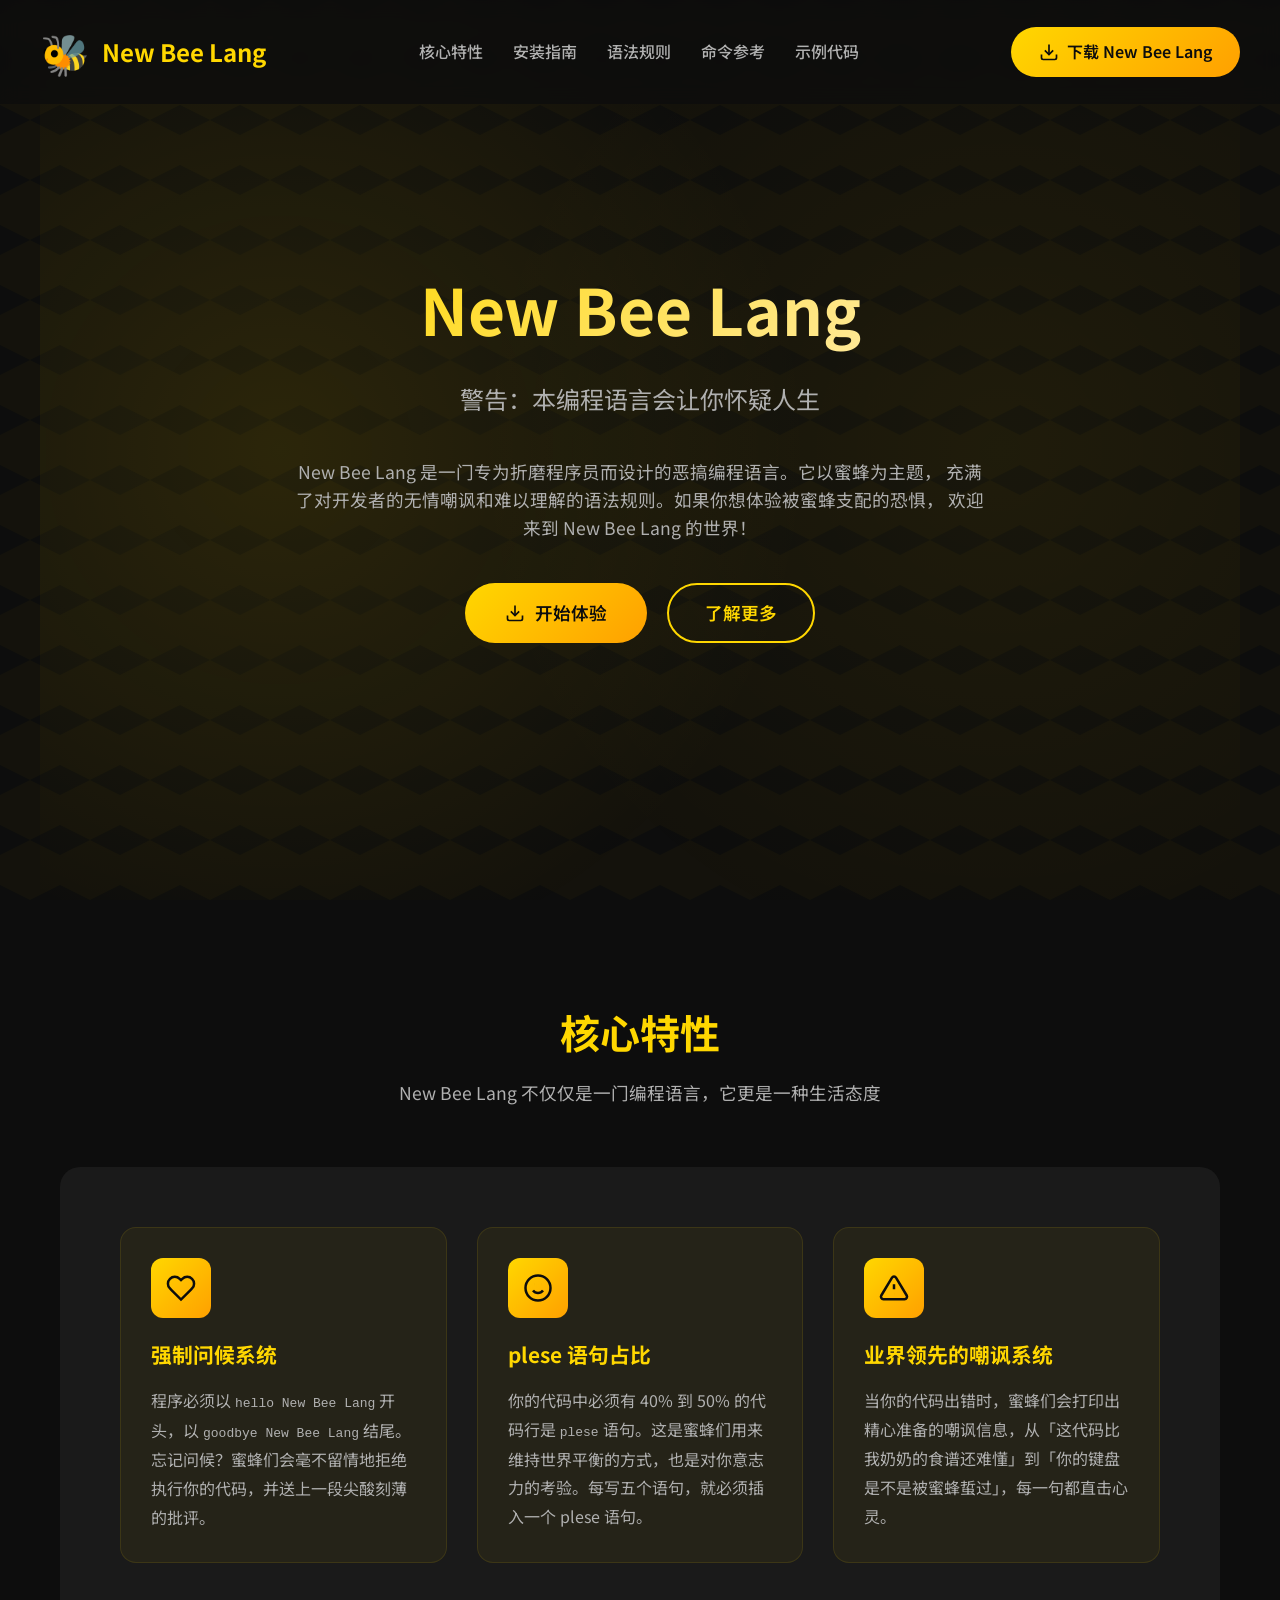
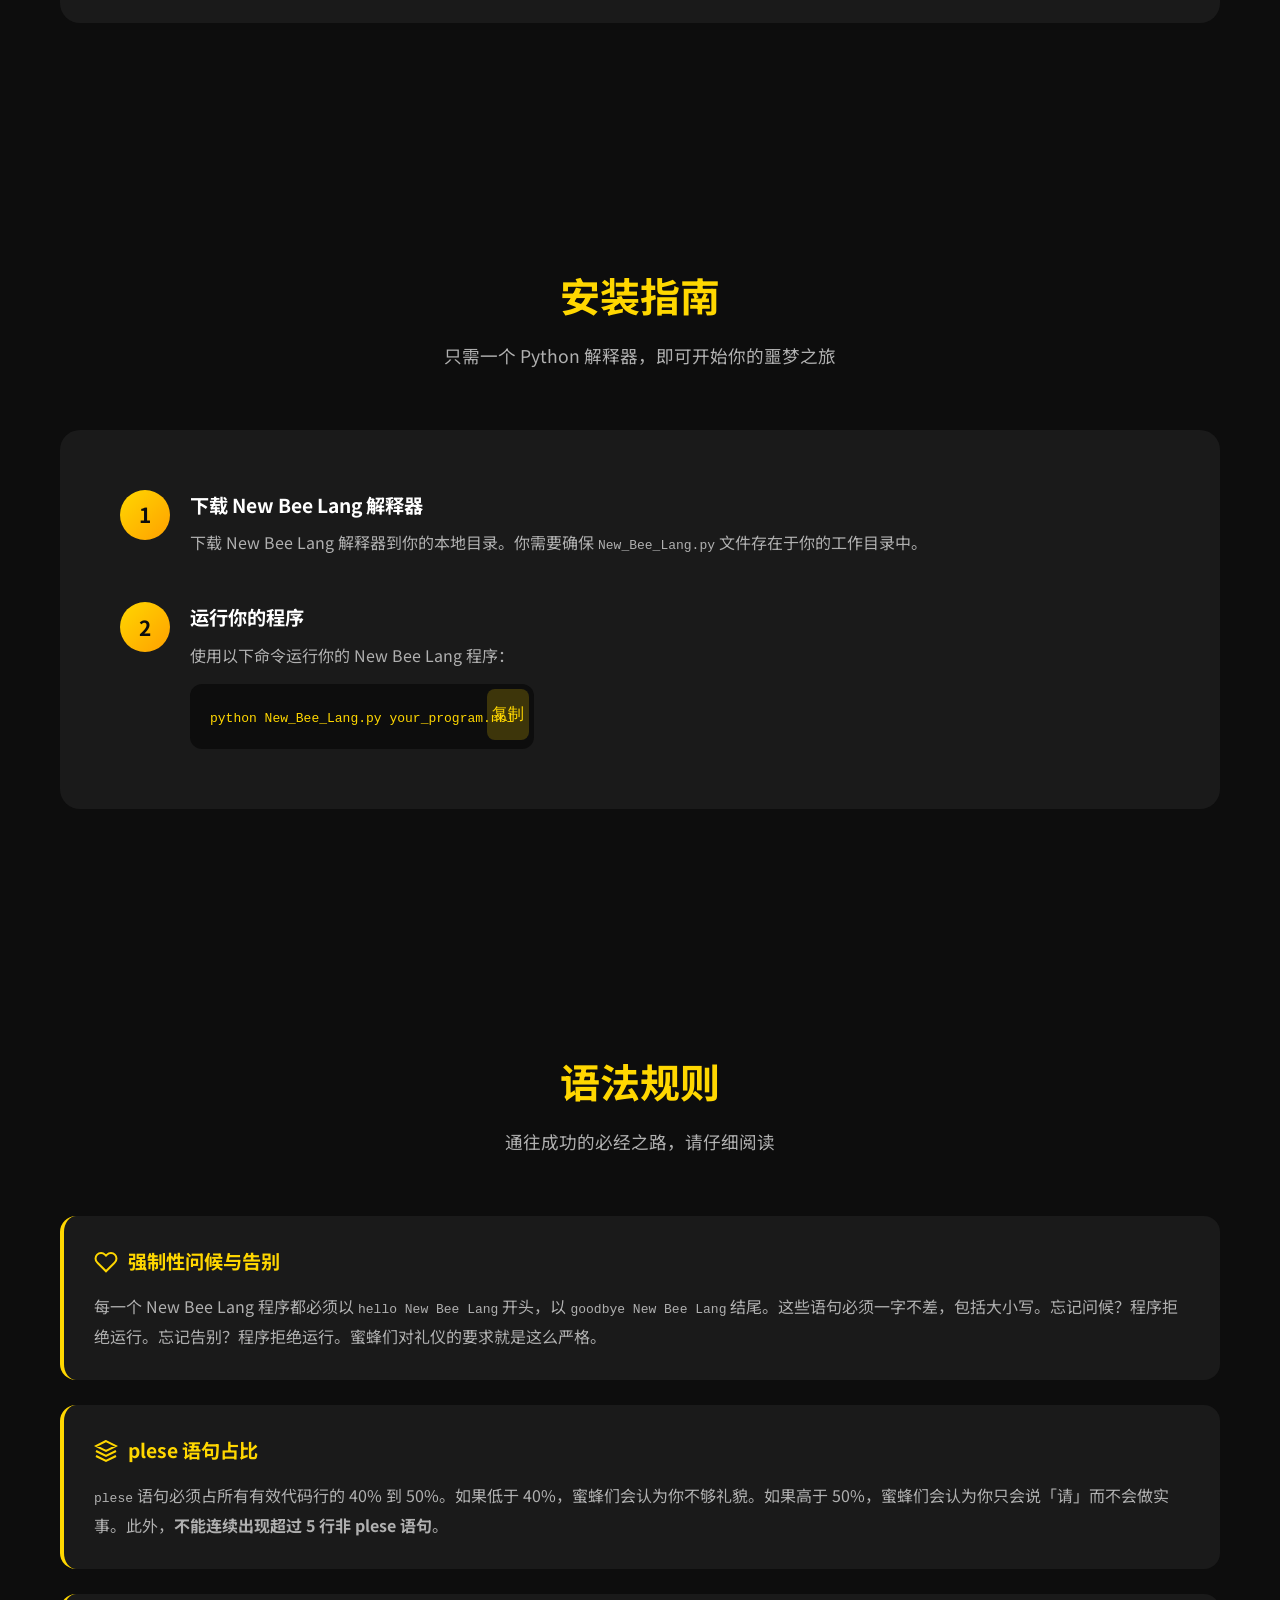
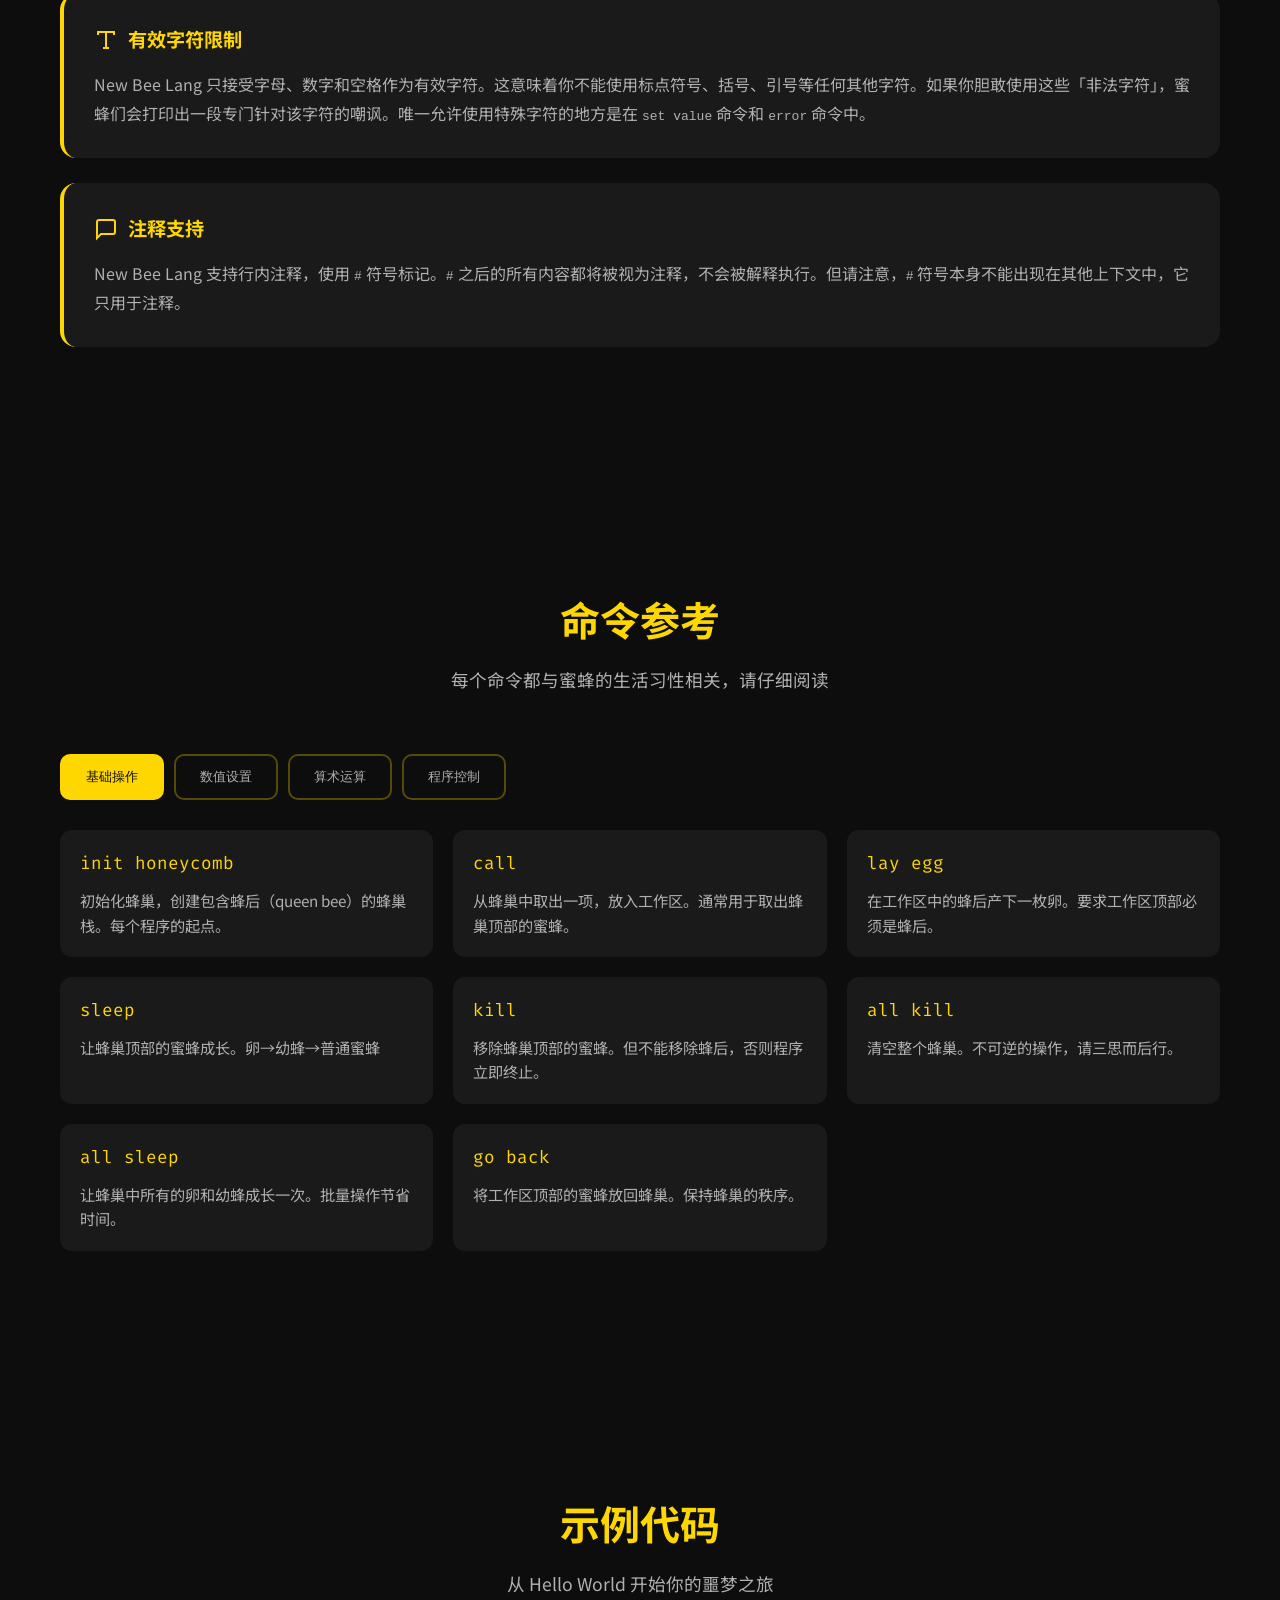
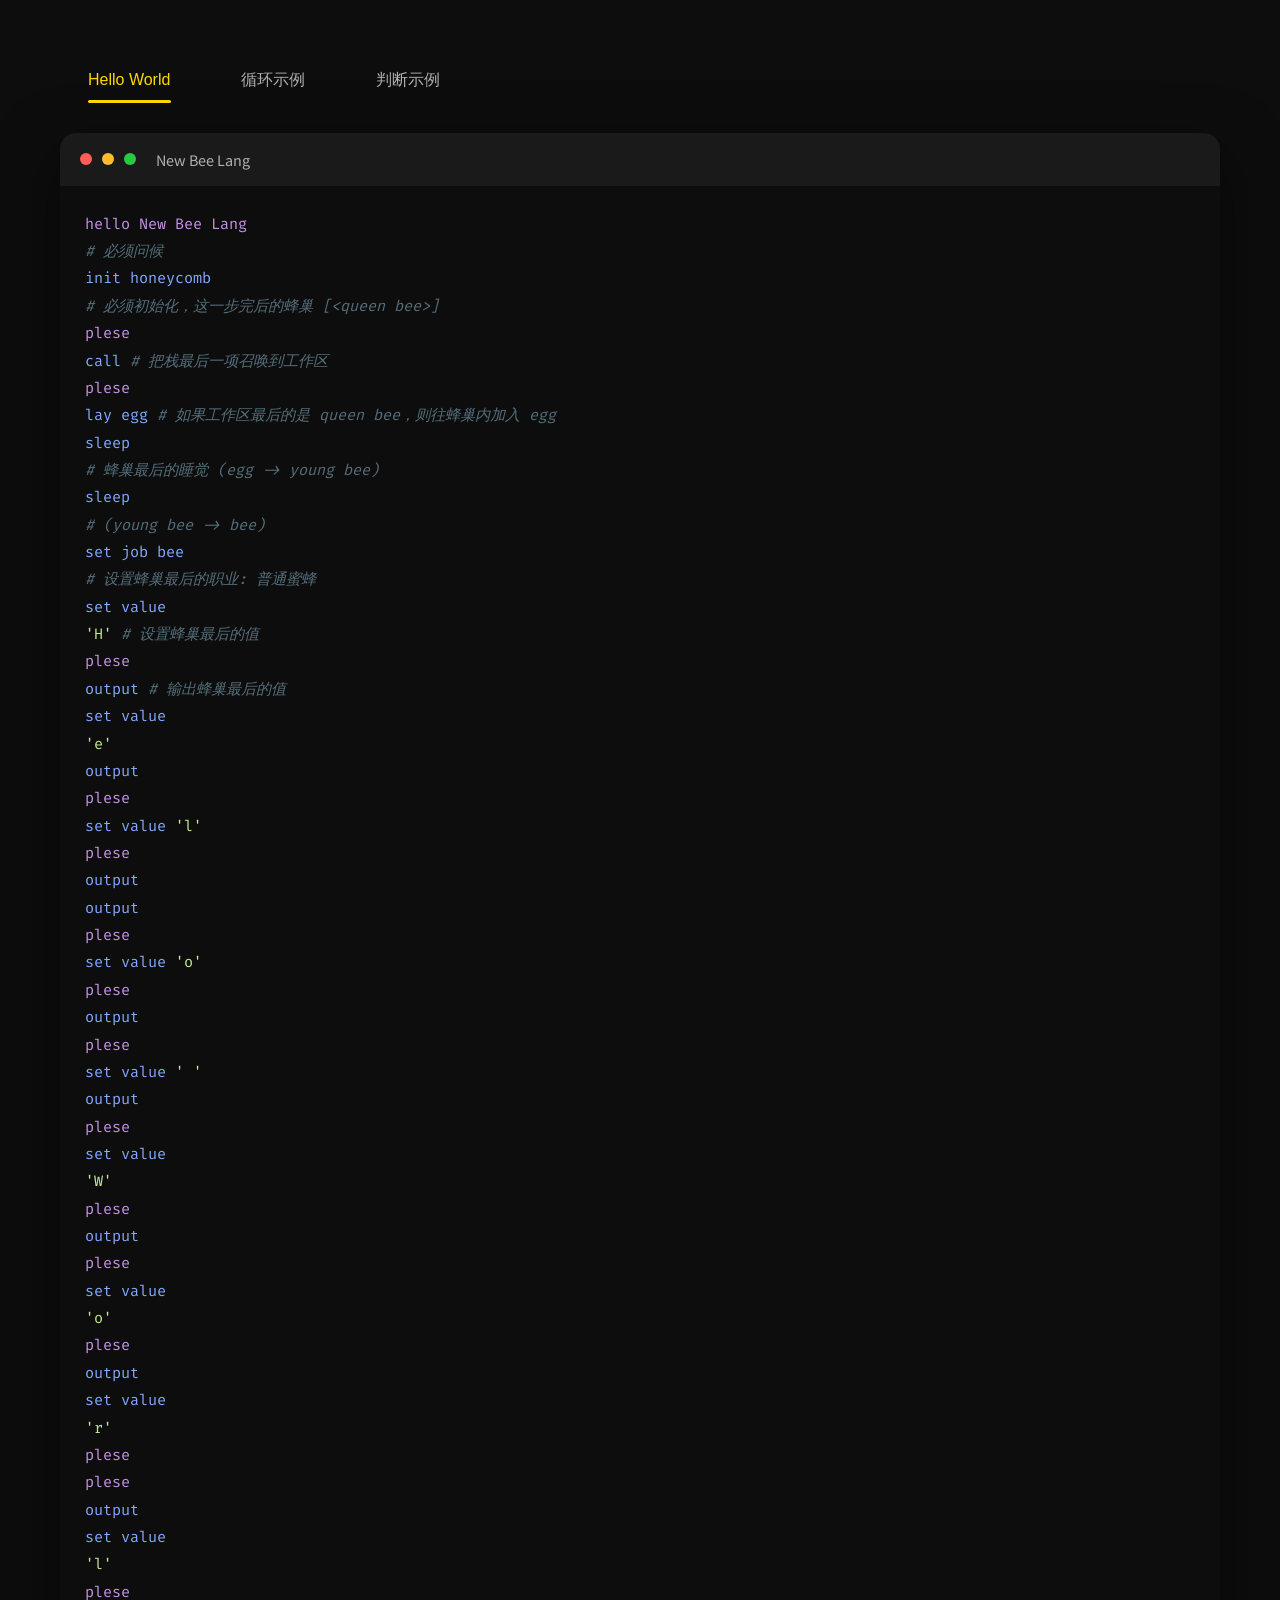
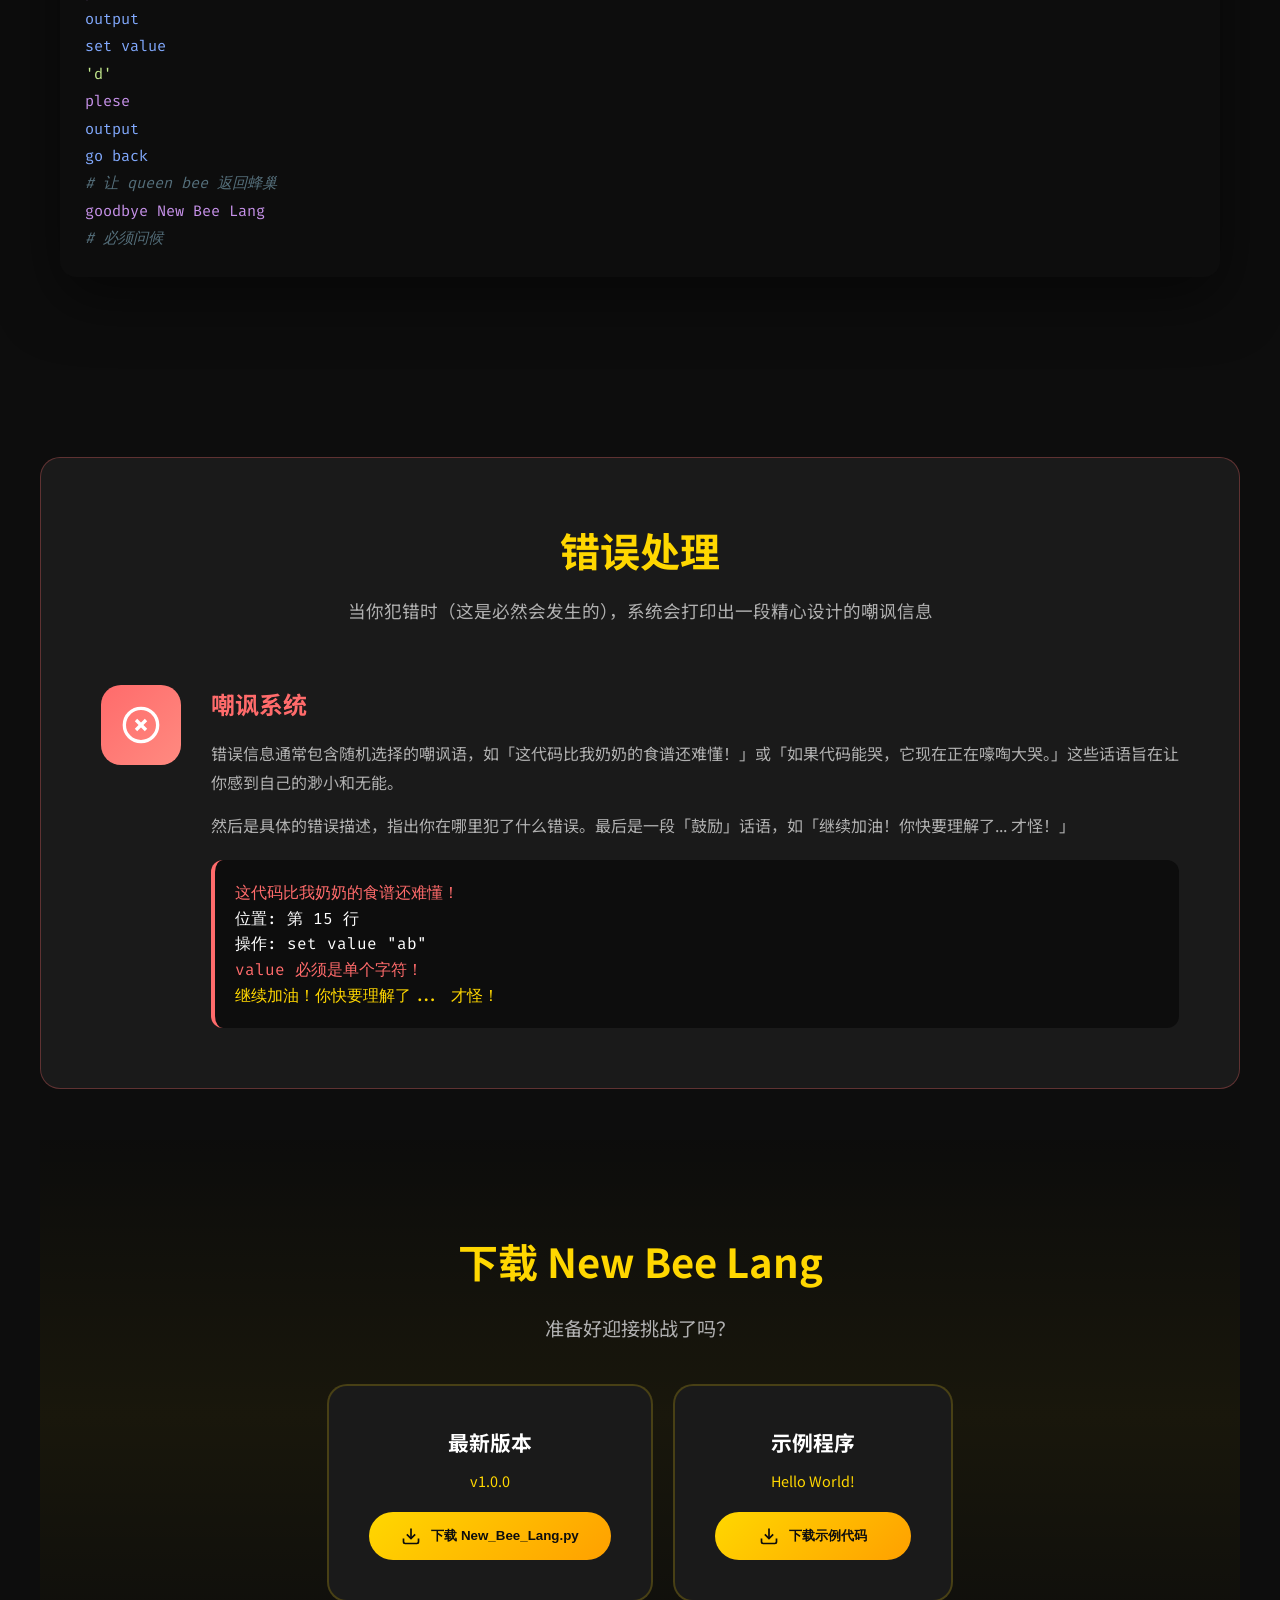
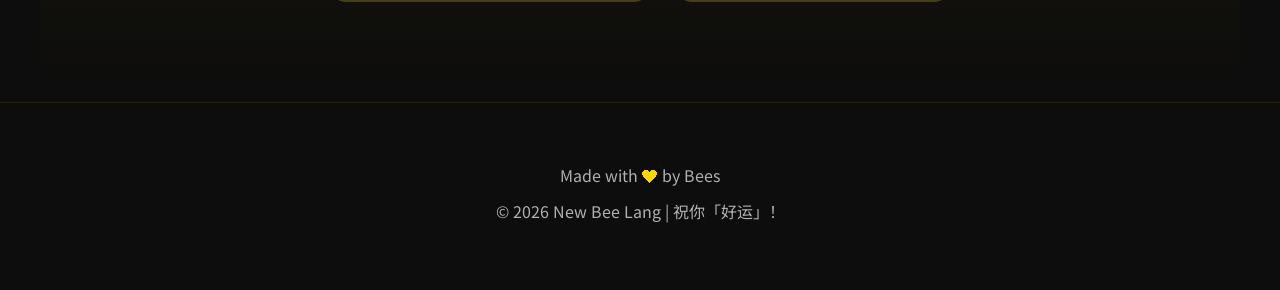
<file: new_bee_lang.html>
<!DOCTYPE html>
<html lang="zh-CN">
<head>
    <meta charset="UTF-8">
    <link rel="icon" type="image/x-icon" href="./bee.ico">
    <meta name="viewport" content="width=device-width, initial-scale=1.0">
    <title>New Bee Lang - 最甜蜜的编程语言</title>
    <link href="https://fonts.googleapis.com/css2?family=Noto+Sans+SC:wght@300;400;500;700&family=Fira+Code:wght@400;500&display=swap" rel="stylesheet">
    <style>
        * {
            margin: 0;
            padding: 0;
            box-sizing: border-box;
        }

        :root {
            --honey-gold: #FFD700;
            --honey-light: #FFECB3;
            --dark-bg: #0D0D0D;
            --card-bg: #1A1A1A;
            --text-primary: #FFFFFF;
            --text-secondary: #B0B0B0;
            --error-red: #FF6B6B;
            --success-green: #69F0AE;
        }

        html {
            scroll-behavior: smooth;
        }

        body {
            font-family: 'Noto Sans SC', sans-serif;
            background-color: var(--dark-bg);
            color: var(--text-primary);
            line-height: 1.6;
            overflow-x: hidden;
        }

        /* Navigation */
        nav {
            position: fixed;
            top: 0;
            width: 100%;
            padding: 20px 40px;
            display: flex;
            justify-content: space-between;
            align-items: center;
            background: rgba(13, 13, 13, 0.8);
            backdrop-filter: blur(10px);
            z-index: 1000;
            transition: all 0.3s ease;
        }

        .logo {
            display: flex;
            align-items: center;
            gap: 12px;
            font-size: 1.5rem;
            font-weight: 700;
            color: var(--honey-gold);
        }

        .logo svg {
            width: 40px;
            height: 40px;
            animation: float 3s ease-in-out infinite;
        }

        @keyframes float {
            0%, 100% { transform: translateY(0); }
            50% { transform: translateY(-10px); }
        }

        .nav-links {
            display: flex;
            gap: 30px;
            list-style: none;
        }

        .nav-links a {
            color: var(--text-secondary);
            text-decoration: none;
            font-weight: 500;
            transition: color 0.3s ease;
            position: relative;
        }

        .nav-links a::after {
            content: '';
            position: absolute;
            bottom: -5px;
            left: 0;
            width: 0;
            height: 2px;
            background: var(--honey-gold);
            transition: width 0.3s ease;
        }

        .nav-links a:hover {
            color: var(--honey-gold);
        }

        .nav-links a:hover::after {
            width: 100%;
        }

        .download-btn {
            background: linear-gradient(135deg, var(--honey-gold), #FFA000);
            color: var(--dark-bg);
            padding: 12px 28px;
            border: none;
            border-radius: 30px;
            font-weight: 600;
            cursor: pointer;
            transition: all 0.3s ease;
            text-decoration: none;
            display: inline-flex;
            align-items: center;
            gap: 8px;
        }

        .download-btn:hover {
            transform: translateY(-3px);
            box-shadow: 0 10px 30px rgba(255, 215, 0, 0.4);
        }

        /* Hero Section */
        .hero {
            min-height: 100vh;
            display: flex;
            flex-direction: column;
            justify-content: center;
            align-items: center;
            text-align: center;
            padding: 100px 20px;
            position: relative;
            overflow: hidden;
        }

        .hero::before {
            content: '';
            position: absolute;
            top: 0;
            left: 0;
            right: 0;
            bottom: 0;
            background: 
                radial-gradient(circle at 20% 50%, rgba(255, 215, 0, 0.1) 0%, transparent 50%),
                radial-gradient(circle at 80% 50%, rgba(255, 215, 0, 0.05) 0%, transparent 50%);
            pointer-events: none;
        }

        .hero-content {
            position: relative;
            z-index: 1;
            max-width: 900px;
        }

        .hero h1 {
            font-size: 4rem;
            margin-bottom: 20px;
            background: linear-gradient(135deg, var(--honey-gold), var(--honey-light));
            -webkit-background-clip: text;
            -webkit-text-fill-color: transparent;
            background-clip: text;
            animation: fadeInUp 1s ease;
        }

        .hero .subtitle {
            font-size: 1.5rem;
            color: var(--text-secondary);
            margin-bottom: 40px;
            animation: fadeInUp 1s ease 0.2s both;
        }

        .hero-description {
            font-size: 1.1rem;
            color: var(--text-secondary);
            max-width: 700px;
            margin: 0 auto 40px;
            animation: fadeInUp 1s ease 0.4s both;
        }

        .hero-buttons {
            display: flex;
            gap: 20px;
            justify-content: center;
            flex-wrap: wrap;
            animation: fadeInUp 1s ease 0.6s both;
        }

        .btn-primary {
            background: linear-gradient(135deg, var(--honey-gold), #FFA000);
            color: var(--dark-bg);
            padding: 16px 40px;
            border: none;
            border-radius: 30px;
            font-size: 1.1rem;
            font-weight: 600;
            cursor: pointer;
            transition: all 0.3s ease;
            text-decoration: none;
            display: inline-flex;
            align-items: center;
            gap: 10px;
        }

        .btn-primary:hover {
            transform: translateY(-3px);
            box-shadow: 0 15px 40px rgba(255, 215, 0, 0.4);
        }

        .btn-secondary {
            background: transparent;
            color: var(--honey-gold);
            padding: 14px 36px;
            border: 2px solid var(--honey-gold);
            border-radius: 30px;
            font-size: 1.1rem;
            font-weight: 600;
            cursor: pointer;
            transition: all 0.3s ease;
            text-decoration: none;
            display: inline-flex;
            align-items: center;
            gap: 10px;
        }

        .btn-secondary:hover {
            background: rgba(255, 215, 0, 0.1);
            transform: translateY(-3px);
        }

        @keyframes fadeInUp {
            from {
                opacity: 0;
                transform: translateY(30px);
            }
            to {
                opacity: 1;
                transform: translateY(0);
            }
        }

        /* Section Styles */
        section {
            padding: 100px 20px;
            max-width: 1200px;
            margin: 0 auto;
        }

        .section-header {
            text-align: center;
            margin-bottom: 60px;
        }

        .section-header h2 {
            font-size: 2.5rem;
            color: var(--honey-gold);
            margin-bottom: 15px;
        }

        .section-header p {
            color: var(--text-secondary);
            font-size: 1.1rem;
            max-width: 600px;
            margin: 0 auto;
        }

        /* Features Section */
        .features {
            background: var(--card-bg);
            border-radius: 20px;
            padding: 60px;
            margin: 40px auto;
        }

        .features-grid {
            display: grid;
            grid-template-columns: repeat(auto-fit, minmax(300px, 1fr));
            gap: 30px;
        }

        .feature-card {
            background: rgba(255, 215, 0, 0.05);
            border: 1px solid rgba(255, 215, 0, 0.1);
            border-radius: 16px;
            padding: 30px;
            transition: all 0.4s ease;
            position: relative;
            overflow: hidden;
        }

        .feature-card::before {
            content: '';
            position: absolute;
            top: 0;
            left: 0;
            right: 0;
            height: 3px;
            background: linear-gradient(90deg, var(--honey-gold), var(--honey-light));
            transform: scaleX(0);
            transition: transform 0.4s ease;
        }

        .feature-card:hover {
            transform: translateY(-5px);
            box-shadow: 0 20px 40px rgba(255, 215, 0, 0.2);
        }

        .feature-card:hover::before {
            transform: scaleX(1);
        }

        .feature-icon {
            width: 60px;
            height: 60px;
            background: linear-gradient(135deg, var(--honey-gold), #FFA000);
            border-radius: 12px;
            display: flex;
            align-items: center;
            justify-content: center;
            margin-bottom: 20px;
        }

        .feature-icon svg {
            width: 30px;
            height: 30px;
            color: var(--dark-bg);
        }

        .feature-card h3 {
            font-size: 1.3rem;
            margin-bottom: 15px;
            color: var(--honey-gold);
        }

        .feature-card p {
            color: var(--text-secondary);
            line-height: 1.8;
        }

        /* Installation Section */
        .installation {
            background: var(--card-bg);
            border-radius: 20px;
            padding: 60px;
            margin: 40px auto;
        }

        .install-steps {
            display: flex;
            flex-direction: column;
            gap: 30px;
        }

        .install-step {
            display: flex;
            align-items: flex-start;
            gap: 20px;
        }

        .step-number {
            width: 50px;
            height: 50px;
            background: linear-gradient(135deg, var(--honey-gold), #FFA000);
            border-radius: 50%;
            display: flex;
            align-items: center;
            justify-content: center;
            font-size: 1.3rem;
            font-weight: 700;
            color: var(--dark-bg);
            flex-shrink: 0;
        }

        .step-content h4 {
            font-size: 1.2rem;
            margin-bottom: 10px;
            color: var(--text-primary);
        }

        .step-content p {
            color: var(--text-secondary);
            margin-bottom: 15px;
        }

        .code-block {
            background: #0D0D0D;
            border-radius: 12px;
            padding: 20px;
            font-family: 'Fira Code', monospace;
            position: relative;
            overflow: hidden;
        }

        .code-block code {
            color: var(--honey-gold);
        }

        .copy-btn {
            position: absolute;
            top: 5px;
            right: 5px;
            background: rgba(255, 215, 0, 0.2);
            border: none;
            color: var(--honey-gold);
            padding: 15px 5px;
            border-radius: 8px;
            cursor: pointer;
            font-size: 1rem;
            transition: all 0.3s ease;
        }

        .copy-btn:hover {
            background: rgba(255, 215, 0, 0.3);
        }

        /* Syntax Section */
        .syntax-rules {
            margin: 40px auto;
        }

        .rules-container {
            display: grid;
            gap: 25px;
        }

        .rule-card {
            background: var(--card-bg);
            border-radius: 16px;
            padding: 30px;
            border-left: 4px solid var(--honey-gold);
            transition: all 0.3s ease;
        }

        .rule-card:hover {
            transform: translateX(10px);
            box-shadow: -10px 10px 30px rgba(0, 0, 0, 0.3);
        }

        .rule-card h3 {
            color: var(--honey-gold);
            font-size: 1.2rem;
            margin-bottom: 15px;
            display: flex;
            align-items: center;
            gap: 10px;
        }

        .rule-card p {
            color: var(--text-secondary);
            line-height: 1.8;
        }

        /* Commands Section */
        .commands-section {
            margin: 40px auto;
        }

        .command-tabs {
            display: flex;
            gap: 10px;
            margin-bottom: 30px;
            flex-wrap: wrap;
        }

        .tab-btn {
            background: transparent;
            border: 2px solid rgba(255, 215, 0, 0.3);
            color: var(--text-secondary);
            padding: 12px 24px;
            border-radius: 10px;
            cursor: pointer;
            transition: all 0.3s ease;
            font-weight: 500;
        }

        .tab-btn.active,
        .tab-btn:hover {
            background: var(--honey-gold);
            color: var(--dark-bg);
            border-color: var(--honey-gold);
        }

        .command-grid {
            display: grid;
            grid-template-columns: repeat(auto-fit, minmax(350px, 1fr));
            gap: 20px;
        }

        .command-item {
            background: var(--card-bg);
            border-radius: 12px;
            padding: 20px;
            transition: all 0.3s ease;
        }

        .command-item:hover {
            background: rgba(255, 215, 0, 0.1);
        }

        .command-name {
            font-family: 'Fira Code', monospace;
            color: var(--honey-gold);
            font-size: 1.1rem;
            margin-bottom: 10px;
        }

        .command-desc {
            color: var(--text-secondary);
            font-size: 0.95rem;
            line-height: 1.6;
        }

        /* Code Examples */
        .examples-section {
            margin: 40px auto;
        }

        .example-tabs {
            display: flex;
            gap: 15px;
            margin-bottom: 30px;
            flex-wrap: wrap;
        }

        .example-btn {
            background: transparent;
            border: none;
            color: var(--text-secondary);
            padding: 12px 28px;
            border-radius: 10px;
            cursor: pointer;
            font-size: 1rem;
            font-weight: 500;
            transition: all 0.3s ease;
            position: relative;
        }

        .example-btn.active,
        .example-btn:hover {
            color: var(--honey-gold);
        }

        .example-btn.active::after {
            content: '';
            position: absolute;
            bottom: 0;
            left: 20%;
            right: 20%;
            height: 3px;
            background: var(--honey-gold);
            border-radius: 3px;
        }

        .code-terminal {
            background: #0D0D0D;
            border-radius: 16px;
            overflow: hidden;
            box-shadow: 0 20px 60px rgba(0, 0, 0, 0.5);
        }

        .terminal-header {
            background: #1A1A1A;
            padding: 15px 20px;
            display: flex;
            align-items: center;
            gap: 10px;
        }

        .terminal-dot {
            width: 12px;
            height: 12px;
            border-radius: 50%;
        }

        .terminal-dot.red { background: #FF5F56; }
        .terminal-dot.yellow { background: #FFBD2E; }
        .terminal-dot.green { background: #27CA40; }

        .terminal-title {
            color: var(--text-secondary);
            font-size: 0.9rem;
            margin-left: 10px;
        }

        .terminal-body {
            padding: 25px;
            font-family: 'Fira Code', monospace;
            font-size: 0.95rem;
            line-height: 1.8;
            overflow-x: auto;
        }

        .code-line {
            display: block;
            white-space: pre;
        }

        .code-keyword { color: #C792EA; }
        .code-string { color: #C3E88D; }
        .code-comment { color: #546E7A; font-style: italic; }
        .code-function { color: #82AAFF; }
        .code-number { color: #F78C6C; }

        /* Error Section */
        .error-section {
            background: var(--card-bg);
            border-radius: 20px;
            padding: 60px;
            margin: 40px auto;
            border: 1px solid rgba(255, 107, 107, 0.3);
        }

        .error-content {
            display: flex;
            gap: 30px;
            align-items: flex-start;
        }

        .error-icon {
            width: 80px;
            height: 80px;
            background: linear-gradient(135deg, var(--error-red), #FF8A80);
            border-radius: 20px;
            display: flex;
            align-items: center;
            justify-content: center;
            flex-shrink: 0;
        }

        .error-icon svg {
            width: 40px;
            height: 40px;
            color: white;
        }

        .error-info h3 {
            color: var(--error-red);
            font-size: 1.5rem;
            margin-bottom: 15px;
        }

        .error-info p {
            color: var(--text-secondary);
            line-height: 1.8;
            margin-bottom: 15px;
        }

        .error-example {
            background: #0D0D0D;
            border-radius: 12px;
            padding: 20px;
            font-family: 'Fira Code', monospace;
            margin-top: 20px;
            border-left: 4px solid var(--error-red);
        }

        .error-example .mocking {
            color: var(--error-red);
        }

        .error-example .encouragement {
            color: var(--honey-gold);
        }

        /* Download Section */
        .download-section {
            text-align: center;
            padding: 100px 20px;
            background: linear-gradient(180deg, transparent, rgba(255, 215, 0, 0.05), transparent);
        }

        .download-section h2 {
            font-size: 2.5rem;
            margin-bottom: 20px;
            color: var(--honey-gold);
        }

        .download-section p {
            color: var(--text-secondary);
            font-size: 1.2rem;
            margin-bottom: 40px;
        }

        .download-options {
            display: flex;
            gap: 20px;
            justify-content: center;
            flex-wrap: wrap;
        }

        .download-card {
            background: var(--card-bg);
            border: 2px solid rgba(255, 215, 0, 0.2);
            border-radius: 20px;
            padding: 40px;
            min-width: 280px;
            transition: all 0.3s ease;
        }

        .download-card:hover {
            border-color: var(--honey-gold);
            transform: translateY(-5px);
            box-shadow: 0 20px 40px rgba(255, 215, 0, 0.2);
        }

        .download-card h3 {
            color: var(--text-primary);
            font-size: 1.3rem;
            margin-bottom: 10px;
        }

        .download-card .version {
            color: var(--honey-gold);
            font-size: 0.9rem;
            margin-bottom: 20px;
        }

        .download-card .btn-download {
            background: linear-gradient(135deg, var(--honey-gold), #FFA000);
            color: var(--dark-bg);
            padding: 14px 32px;
            border: none;
            border-radius: 25px;
            font-weight: 600;
            cursor: pointer;
            width: 100%;
            transition: all 0.3s ease;
            display: flex;
            align-items: center;
            justify-content: center;
            gap: 10px;
        }

        .download-card .btn-download:hover {
            transform: scale(1.05);
            box-shadow: 0 10px 30px rgba(255, 215, 0, 0.4);
        }

        /* Footer */
        footer {
            text-align: center;
            padding: 60px 20px;
            border-top: 1px solid rgba(255, 215, 0, 0.1);
        }

        footer p {
            color: var(--text-secondary);
            margin-bottom: 10px;
        }

        footer .heart {
            color: var(--honey-gold);
        }

        /* Scroll Animations */
        .animate-on-scroll {
            opacity: 0;
            transform: translateY(30px);
            transition: all 0.6s ease;
        }

        .animate-on-scroll.visible {
            opacity: 1;
            transform: translateY(0);
        }

        /* Responsive */
        @media (max-width: 768px) {
            .hero h1 {
                font-size: 2.5rem;
            }

            .hero .subtitle {
                font-size: 1.2rem;
            }

            nav {
                padding: 15px 20px;
            }

            .nav-links {
                display: none;
            }

            section {
                padding: 60px 20px;
            }

            .features, .installation, .error-section {
                padding: 40px 20px;
            }

            .command-grid {
                grid-template-columns: 1fr;
            }

            .error-content {
                flex-direction: column;
                text-align: center;
            }
        }

        /* Honeycomb Pattern Background */
        .honeycomb-bg {
            position: fixed;
            top: 0;
            left: 0;
            right: 0;
            bottom: 0;
            pointer-events: none;
            z-index: -1;
            opacity: 0.03;
            background-image: url("data:image/svg+xml,%3Csvg xmlns='http://www.w3.org/2000/svg' viewBox='0 0 100 100'%3E%3Cpath fill='%23FFD700' d='M50 0L100 25L100 75L50 100L0 75L0 25Z'/%3E%3C/svg%3E");
            background-size: 60px 60px;
        }
    </style>
</head>
<body>
    <div class="honeycomb-bg"></div>
    <!-- Navigation -->
    <nav>
        <div class="logo">
            <span style="font-size: 2.5rem;">🐝</span>
            New Bee Lang
        </div>
        <ul class="nav-links">
            <li><a href="#features">核心特性</a></li>
            <li><a href="#installation">安装指南</a></li>
            <li><a href="#syntax">语法规则</a></li>
            <li><a href="#commands">命令参考</a></li>
            <li><a href="#examples">示例代码</a></li>
        </ul>
        <a href="#download" class="download-btn">
            <svg width="20" height="20" viewBox="0 0 24 24" fill="none" stroke="currentColor" stroke-width="2">
                <path d="M21 15v4a2 2 0 0 1-2 2H5a2 2 0 0 1-2-2v-4"/>
                <polyline points="7 10 12 15 17 10"/>
                <line x1="12" y1="15" x2="12" y2="3"/>
            </svg>
            下载 New Bee Lang
        </a>
    </nav>
    <!-- Hero Section -->
    <section class="hero">
        <div class="hero-content">
            <h1>New Bee Lang</h1>
            <p class="subtitle">警告：本编程语言会让你怀疑人生</p>
            <p class="hero-description">
                New Bee Lang 是一门专为折磨程序员而设计的恶搞编程语言。它以蜜蜂为主题，
                充满了对开发者的无情嘲讽和难以理解的语法规则。如果你想体验被蜜蜂支配的恐惧，
                欢迎来到 New Bee Lang 的世界！
            </p>
            <div class="hero-buttons">
                <a href="#download" class="btn-primary">
                    <svg width="20" height="20" viewBox="0 0 24 24" fill="none" stroke="currentColor" stroke-width="2">
                        <path d="M21 15v4a2 2 0 0 1-2 2H5a2 2 0 0 1-2-2v-4"/>
                        <polyline points="7 10 12 15 17 10"/>
                        <line x1="12" y1="15" x2="12" y2="3"/>
                    </svg>
                    开始体验
                </a>
                <a href="#features" class="btn-secondary">了解更多</a>
            </div>
        </div>
    </section>
    <!-- Features Section -->
    <section id="features">
        <div class="section-header">
            <h2>核心特性</h2>
            <p>New Bee Lang 不仅仅是一门编程语言，它更是一种生活态度</p>
        </div>
        <div class="features">
            <div class="features-grid">
                <div class="feature-card animate-on-scroll">
                    <div class="feature-icon">
                        <svg viewBox="0 0 24 24" fill="none" stroke="currentColor" stroke-width="2">
                            <path d="M20.84 4.61a5.5 5.5 0 0 0-7.78 0L12 5.67l-1.06-1.06a5.5 5.5 0 0 0-7.78 7.78l1.06 1.06L12 21.23l7.78-7.78 1.06-1.06a5.5 5.5 0 0 0 0-7.78z"/>
                        </svg>
                    </div>
                    <h3>强制问候系统</h3>
                    <p>程序必须以 <code>hello New Bee Lang</code> 开头，以 <code>goodbye New Bee Lang</code> 结尾。忘记问候？蜜蜂们会毫不留情地拒绝执行你的代码，并送上一段尖酸刻薄的批评。</p>
                </div>
                <div class="feature-card animate-on-scroll">
                    <div class="feature-icon">
                        <svg viewBox="0 0 24 24" fill="none" stroke="currentColor" stroke-width="2">
                            <circle cx="12" cy="12" r="10"/>
                            <path d="M8 14s1.5 2 4 2 4-2 4-2"/>
                            <line x1="9" y1="9" x2="9.01" y2="9"/>
                            <line x1="15" y1="9" x2="15.01" y2="9"/>
                        </svg>
                    </div>
                    <h3>plese 语句占比</h3>
                    <p>你的代码中必须有 40% 到 50% 的代码行是 <code>plese</code> 语句。这是蜜蜂们用来维持世界平衡的方式，也是对你意志力的考验。每写五个语句，就必须插入一个 plese 语句。</p>
                </div>
                <div class="feature-card animate-on-scroll">
                    <div class="feature-icon">
                        <svg viewBox="0 0 24 24" fill="none" stroke="currentColor" stroke-width="2">
                            <path d="M10.29 3.86L1.82 18a2 2 0 0 0 1.71 3h16.94a2 2 0 0 0 1.71-3L13.71 3.86a2 2 0 0 0-3.42 0z"/>
                            <line x1="12" y1="9" x2="12" y2="13"/>
                            <line x1="12" y1="17" x2="12.01" y2="17"/>
                        </svg>
                    </div>
                    <h3>业界领先的嘲讽系统</h3>
                    <p>当你的代码出错时，蜜蜂们会打印出精心准备的嘲讽信息，从「这代码比我奶奶的食谱还难懂」到「你的键盘是不是被蜜蜂蜇过」，每一句都直击心灵。</p>
                </div>
            </div>
        </div>
    </section>
    <!-- Installation Section -->
    <section id="installation">
        <div class="section-header">
            <h2>安装指南</h2>
            <p>只需一个 Python 解释器，即可开始你的噩梦之旅</p>
        </div>
        <div class="installation">
            <div class="install-steps">
                <div class="install-step animate-on-scroll">
                    <div class="step-number">1</div>
                    <div class="step-content">
                        <h4>下载 New Bee Lang 解释器</h4>
                        <p>下载 New Bee Lang 解释器到你的本地目录。你需要确保 <code>New_Bee_Lang.py</code> 文件存在于你的工作目录中。</p>
                    </div>
                </div>
                <div class="install-step animate-on-scroll">
                    <div class="step-number">2</div>
                    <div class="step-content">
                        <h4>运行你的程序</h4>
                        <p>使用以下命令运行你的 New Bee Lang 程序：</p>
                        <div class="code-block">
                            <button class="copy-btn" onclick="copyCode(this)">复制</button>
                            <code>python New_Bee_Lang.py your_program.nbl</code>
                        </div>
                    </div>
                </div>
            </div>
        </div>
    </section>
    <!-- Syntax Rules Section -->
    <section id="syntax">
        <div class="section-header">
            <h2>语法规则</h2>
            <p>通往成功的必经之路，请仔细阅读</p>
        </div>
        <div class="syntax-rules">
            <div class="rules-container">
                <div class="rule-card animate-on-scroll">
                    <h3>
                        <svg width="24" height="24" viewBox="0 0 24 24" fill="none" stroke="currentColor" stroke-width="2">
                            <path d="M20.84 4.61a5.5 5.5 0 0 0-7.78 0L12 5.67l-1.06-1.06a5.5 5.5 0 0 0-7.78 7.78l1.06 1.06L12 21.23l7.78-7.78 1.06-1.06a5.5 5.5 0 0 0 0-7.78z"/>
                        </svg>
                        强制性问候与告别
                    </h3>
                    <p>每一个 New Bee Lang 程序都必须以 <code>hello New Bee Lang</code> 开头，以 <code>goodbye New Bee Lang</code> 结尾。这些语句必须一字不差，包括大小写。忘记问候？程序拒绝运行。忘记告别？程序拒绝运行。蜜蜂们对礼仪的要求就是这么严格。</p>
                </div>
                <div class="rule-card animate-on-scroll">
                    <h3>
                        <svg width="24" height="24" viewBox="0 0 24 24" fill="none" stroke="currentColor" stroke-width="2">
                            <path d="M12 2L2 7l10 5 10-5-10-5zM2 17l10 5 10-5M2 12l10 5 10-5"/>
                        </svg>
                        plese 语句占比
                    </h3>
                    <p><code>plese</code> 语句必须占所有有效代码行的 40% 到 50%。如果低于 40%，蜜蜂们会认为你不够礼貌。如果高于 50%，蜜蜂们会认为你只会说「请」而不会做实事。此外，<strong>不能连续出现超过 5 行非 plese 语句</strong>。</p>
                </div>
                <div class="rule-card animate-on-scroll">
                    <h3>
                        <svg width="24" height="24" viewBox="0 0 24 24" fill="none" stroke="currentColor" stroke-width="2">
                            <polyline points="4 7 4 4 20 4 20 7"/>
                            <line x1="9" y1="20" x2="15" y2="20"/>
                            <line x1="12" y1="4" x2="12" y2="20"/>
                        </svg>
                        有效字符限制
                    </h3>
                    <p>New Bee Lang 只接受字母、数字和空格作为有效字符。这意味着你不能使用标点符号、括号、引号等任何其他字符。如果你胆敢使用这些「非法字符」，蜜蜂们会打印出一段专门针对该字符的嘲讽。唯一允许使用特殊字符的地方是在 <code>set value</code> 命令和 <code>error</code> 命令中。</p>
                </div>
                <div class="rule-card animate-on-scroll">
                    <h3>
                        <svg width="24" height="24" viewBox="0 0 24 24" fill="none" stroke="currentColor" stroke-width="2">
                            <path d="M21 15a2 2 0 0 1-2 2H7l-4 4V5a2 2 0 0 1 2-2h14a2 2 0 0 1 2 2z"/>
                        </svg>
                        注释支持
                    </h3>
                    <p>New Bee Lang 支持行内注释，使用 <code>#</code> 符号标记。<code>#</code> 之后的所有内容都将被视为注释，不会被解释执行。但请注意，<code>#</code> 符号本身不能出现在其他上下文中，它只用于注释。</p>
                </div>
            </div>
        </div>
    </section>
    <!-- Commands Reference Section -->
    <section id="commands">
        <div class="section-header">
            <h2>命令参考</h2>
            <p>每个命令都与蜜蜂的生活习性相关，请仔细阅读</p>
        </div>
        <div class="commands-section">
            <div class="command-tabs">
                <button class="tab-btn active" onclick="showCommandTab('basic')">基础操作</button>
                <button class="tab-btn" onclick="showCommandTab('value')">数值设置</button>
                <button class="tab-btn" onclick="showCommandTab('arithmetic')">算术运算</button>
                <button class="tab-btn" onclick="showCommandTab('control')">程序控制</button>
            </div>
            <div id="basic-commands" class="command-grid">
                <div class="command-item animate-on-scroll">
                    <div class="command-name">init honeycomb</div>
                    <div class="command-desc">初始化蜂巢，创建包含蜂后（queen bee）的蜂巢栈。每个程序的起点。</div>
                </div>
                <div class="command-item animate-on-scroll">
                    <div class="command-name">call</div>
                    <div class="command-desc">从蜂巢中取出一项，放入工作区。通常用于取出蜂巢顶部的蜜蜂。</div>
                </div>
                <div class="command-item animate-on-scroll">
                    <div class="command-name">lay egg</div>
                    <div class="command-desc">在工作区中的蜂后产下一枚卵。要求工作区顶部必须是蜂后。</div>
                </div>
                <div class="command-item animate-on-scroll">
                    <div class="command-name">sleep</div>
                    <div class="command-desc">让蜂巢顶部的蜜蜂成长。卵→幼蜂→普通蜜蜂</div>
                </div>
                <div class="command-item animate-on-scroll">
                    <div class="command-name">kill</div>
                    <div class="command-desc">移除蜂巢顶部的蜜蜂。但不能移除蜂后，否则程序立即终止。</div>
                </div>
                <div class="command-item animate-on-scroll">
                    <div class="command-name">all kill</div>
                    <div class="command-desc">清空整个蜂巢。不可逆的操作，请三思而后行。</div>
                </div>
                <div class="command-item animate-on-scroll">
                    <div class="command-name">all sleep</div>
                    <div class="command-desc">让蜂巢中所有的卵和幼蜂成长一次。批量操作节省时间。</div>
                </div>
                <div class="command-item animate-on-scroll">
                    <div class="command-name">go back</div>
                    <div class="command-desc">将工作区顶部的蜜蜂放回蜂巢。保持蜂巢的秩序。</div>
                </div>
            </div>
            <div id="value-commands" class="command-grid" style="display: none;">
                <div class="command-item animate-on-scroll">
                    <div class="command-name">set job worker bee</div>
                    <div class="command-desc">将蜂巢顶部的普通蜜蜂设置为工蜂。工蜂可以执行各种计算任务。</div>
                </div>
                <div class="command-item animate-on-scroll">
                    <div class="command-name">set value 'X'</div>
                    <div class="command-desc">为蜂巢顶部的蜜蜂设置一个单字符值。值必须用单引号包裹。</div>
                </div>
                <div class="command-item animate-on-scroll">
                    <div class="command-name">set value input</div>
                    <div class="command-desc">通过输入为蜂巢顶部的蜜蜂设置一个单字符值。</div>
                </div>
                <div class="command-item animate-on-scroll">
                    <div class="command-name">output</div>
                    <div class="command-desc">输出蜂巢顶部蜜蜂的值。如果该蜜蜂没有值，程序会报错。</div>
                </div>
            </div>
            <div id="arithmetic-commands" class="command-grid" style="display: none;">
                <div class="command-item animate-on-scroll">
                    <div class="command-name">plus</div>
                    <div class="command-desc">加法运算。蜂巢顶部两个数字相加，结果以新蜜蜂形式压入蜂巢。</div>
                </div>
                <div class="command-item animate-on-scroll">
                    <div class="command-name">reduce</div>
                    <div class="command-desc">减法运算。蜂巢顶部两个数字相减（第一个减第二个）。</div>
                </div>
                <div class="command-item animate-on-scroll">
                    <div class="command-name">ride</div>
                    <div class="command-desc">乘法运算。蜂巢顶部两个数字相乘。</div>
                </div>
                <div class="command-item animate-on-scroll">
                    <div class="command-name">except</div>
                    <div class="command-desc">整除运算。蜂巢顶部两个数字相除并取整。</div>
                </div>
            </div>
            <div id="control-commands" class="command-grid" style="display: none;">
                <div class="command-item animate-on-scroll">
                    <div class="command-name">loop start / loop end</div>
                    <div class="command-desc">循环结构。循环体内的代码会被重复执行。需配合 break 使用。</div>
                </div>
                <div class="command-item animate-on-scroll">
                    <div class="command-name">break</div>
                    <div class="command-desc">跳出当前循环。立即终止最内层的循环。</div>
                </div>
                <div class="command-item animate-on-scroll">
                    <div class="command-name">judgment start / judgment end</div>
                    <div class="command-desc">条件判断结构。检查蜂巢顶部蜜蜂的值是否为真。</div>
                </div>
                <div class="command-item animate-on-scroll">
                    <div class="command-name">give up</div>
                    <div class="command-desc">立即终止程序。打印告别信息并以错误码退出。</div>
                </div>
                <div class="command-item animate-on-scroll">
                    <div class="command-name">error</div>
                    <div class="command-desc">主动触发错误。允许「自定义」错误信息，但仍然终止程序。</div>
                </div>
                <div class="command-item animate-on-scroll">
                    <div class="command-name">plese</div>
                    <div class="command-desc">最独特的命令。表示「礼貌地请求」执行该命令。每5个命令必须插入一个。</div>
                </div>
            </div>
        </div>
    </section>
    <!-- Examples Section -->
    <section id="examples">
        <div class="section-header">
            <h2>示例代码</h2>
            <p>从 Hello World 开始你的噩梦之旅</p>
        </div>
        <div class="examples-section">
            <div class="example-tabs">
                <button class="example-btn active" onclick="showExample('hello')">Hello World</button>
                <button class="example-btn" onclick="showExample('loop')">循环示例</button>
                <button class="example-btn" onclick="showExample('judgment')">判断示例</button>
            </div>
            <div class="code-terminal">
                <div class="terminal-header">
                    <span class="terminal-dot red"></span>
                    <span class="terminal-dot yellow"></span>
                    <span class="terminal-dot green"></span>
                    <span class="terminal-title">New Bee Lang</span>
                </div>
                <div class="terminal-body" id="code-display">
                    <span class="code-line code-keyword">hello New Bee Lang</span> <span class="code-comment"># 必须问候</span>
<span class="code-line code-function">init honeycomb</span> <span class="code-comment"># 必须初始化，这一步完后的蜂巢 [&lt;queen bee&gt;]</span>
<span class="code-line code-keyword">plese</span> <span class="code-function">call</span> <span class="code-comment"># 把栈最后一项召唤到工作区</span>
<span class="code-line code-keyword">plese</span> <span class="code-function">lay egg</span> <span class="code-comment"># 如果工作区最后的是 queen bee，则往蜂巢内加入 egg</span>
<span class="code-line code-function">sleep</span> <span class="code-comment"># 蜂巢最后的睡觉 (egg -> young bee)</span>
<span class="code-line code-function">sleep</span> <span class="code-comment"># (young bee -> bee)</span>
<span class="code-line code-function">set job bee</span> <span class="code-comment"># 设置蜂巢最后的职业: 普通蜜蜂</span>
<span class="code-line code-function">set value</span> <span class="code-string">'H'</span> <span class="code-comment"># 设置蜂巢最后的值</span>
<span class="code-line code-keyword">plese</span> <span class="code-function">output</span> <span class="code-comment"># 输出蜂巢最后的值</span>
<span class="code-line code-function">set value</span> <span class="code-string">'e'</span>
<span class="code-line code-function">output</span>
<span class="code-line code-keyword">plese</span> <span class="code-function">set value</span> <span class="code-string">'l'</span>
<span class="code-line code-keyword">plese</span> <span class="code-function">output</span>
<span class="code-line code-function">output</span>
<span class="code-line code-keyword">plese</span> <span class="code-function">set value</span> <span class="code-string">'o'</span>
<span class="code-line code-keyword">plese</span>
<span class="code-line code-function">output</span>
<span class="code-line code-keyword">plese</span> <span class="code-function">set value</span> <span class="code-string">' '</span>
<span class="code-line code-function">output</span>
<span class="code-line code-keyword">plese</span>
<span class="code-line code-function">set value</span> <span class="code-string">'W'</span>
<span class="code-line code-keyword">plese</span> <span class="code-function">output</span>
<span class="code-line code-keyword">plese</span>
<span class="code-line code-function">set value</span> <span class="code-string">'o'</span>
<span class="code-line code-keyword">plese</span> <span class="code-function">output</span>
<span class="code-line code-function">set value</span> <span class="code-string">'r'</span>
<span class="code-line code-keyword">plese</span>
<span class="code-line code-keyword">plese</span> <span class="code-function">output</span>
<span class="code-line code-function">set value</span> <span class="code-string">'l'</span>
<span class="code-line code-keyword">plese</span> <span class="code-function">output</span>
<span class="code-line code-function">set value</span> <span class="code-string">'d'</span>
<span class="code-line code-keyword">plese</span> <span class="code-function">output</span>
<span class="code-line code-function">go back</span> <span class="code-comment"># 让 queen bee 返回蜂巢</span>
<span class="code-line code-keyword">goodbye New Bee Lang</span> <span class="code-comment"># 必须问候</span>
                </div>
            </div>
        </div>
    </section>
    <!-- Error Section -->
    <section class="error-section">
        <div class="section-header">
            <h2>错误处理</h2>
            <p>当你犯错时（这是必然会发生的），系统会打印出一段精心设计的嘲讽信息</p>
        </div>
        <div class="error-content animate-on-scroll">
            <div class="error-icon">
                <svg viewBox="0 0 24 24" fill="none" stroke="currentColor" stroke-width="2">
                    <circle cx="12" cy="12" r="10"/>
                    <line x1="15" y1="9" x2="9" y2="15"/>
                    <line x1="9" y1="9" x2="15" y2="15"/>
                </svg>
            </div>
            <div class="error-info">
                <h3>嘲讽系统</h3>
                <p>错误信息通常包含随机选择的嘲讽语，如「这代码比我奶奶的食谱还难懂！」或「如果代码能哭，它现在正在嚎啕大哭。」这些话语旨在让你感到自己的渺小和无能。</p>
                <p>然后是具体的错误描述，指出你在哪里犯了什么错误。最后是一段「鼓励」话语，如「继续加油！你快要理解了... 才怪！」</p>
                <div class="error-example">
                    <span class="code-line code-mocking mocking">这代码比我奶奶的食谱还难懂！</span>
<span class="code-line">位置: 第 15 行</span>
<span class="code-line">操作: set value "ab"</span>
<span class="code-line code-mocking mocking">value 必须是单个字符！</span>
<span class="code-line code-encouragement encouragement">继续加油！你快要理解了... 才怪！</span>
                </div>
            </div>
        </div>
    </section>
    <!-- Download Section -->
    <section id="download" class="download-section">
        <h2>下载 New Bee Lang</h2>
        <p>准备好迎接挑战了吗？</p>
        <div class="download-options">
            <div class="download-card animate-on-scroll">
                <h3>最新版本</h3>
                <p class="version">v1.0.0</p>
                <button class="btn-download" onclick="downloadFile()">
                    <svg width="20" height="20" viewBox="0 0 24 24" fill="none" stroke="currentColor" stroke-width="2">
                        <path d="M21 15v4a2 2 0 0 1-2 2H5a2 2 0 0 1-2-2v-4"/>
                        <polyline points="7 10 12 15 17 10"/>
                        <line x1="12" y1="15" x2="12" y2="3"/>
                    </svg>
                    下载 New_Bee_Lang.py
                </button>
            </div>
            <div class="download-card animate-on-scroll">
                <h3>示例程序</h3>
                <p class="version">Hello World!</p>
                <button class="btn-download" onclick="downloadExample()">
                    <svg width="20" height="20" viewBox="0 0 24 24" fill="none" stroke="currentColor" stroke-width="2">
                        <path d="M21 15v4a2 2 0 0 1-2 2H5a2 2 0 0 1-2-2v-4"/>
                        <polyline points="7 10 12 15 17 10"/>
                        <line x1="12" y1="15" x2="12" y2="3"/>
                    </svg>
                    下载示例代码
                </button>
            </div>
        </div>
    </section>
    <!-- Footer -->
    <footer>
        <p>Made with <span class="heart">❤</span> by Bees</p>
        <p>© <script>document.write(new Date().getFullYear())</script> New Bee Lang | 祝你「好运」！</p>
    </footer>
    <script>
        // Scroll Animations
        const observerOptions = {
            threshold: 0.1,
            rootMargin: '0px 0px -50px 0px'
        };
        const observer = new IntersectionObserver((entries) => {
            entries.forEach(entry => {
                if (entry.isIntersecting) {
                    entry.target.classList.add('visible');
                }
            });
        }, observerOptions);
        document.querySelectorAll('.animate-on-scroll').forEach(el => {
            observer.observe(el);
        });
        // Copy Code Function
        function copyCode(btn) {
            const codeBlock = btn.parentElement;
            const code = codeBlock.querySelector('code').textContent;
            navigator.clipboard.writeText(code).then(() => {
                const originalText = btn.textContent;
                btn.textContent = '成功';
                setTimeout(() => {
                    btn.textContent = originalText;
                }, 2000);
            });
        }
        // Command Tabs
        function showCommandTab(tabName) {
            // Hide all command grids
            document.querySelectorAll('.command-grid').forEach(grid => {
                grid.style.display = 'none';
            });
            // Show selected grid
            const selectedGrid = document.getElementById(tabName + '-commands');
            if (selectedGrid) {
                selectedGrid.style.display = 'grid';
            }
            // Update active tab
            document.querySelectorAll('.tab-btn').forEach(btn => {
                btn.classList.remove('active');
            });
            event.target.classList.add('active');
        }
        // Example Tabs
        const examples = {
            hello: `<span class="code-line code-keyword">hello New Bee Lang</span> <span class="code-comment"># 必须问候</span>
<span class="code-line code-function">init honeycomb</span> <span class="code-comment"># 必须初始化，这一步完后的蜂巢 [&lt;queen bee&gt;]</span>
<span class="code-line code-keyword">plese</span> <span class="code-function">call</span> <span class="code-comment"># 把栈最后一项召唤到工作区</span>
<span class="code-line code-keyword">plese</span> <span class="code-function">lay egg</span> <span class="code-comment"># 如果工作区最后的是 queen bee，则往蜂巢内加入 egg</span>
<span class="code-line code-function">sleep</span> <span class="code-comment"># 蜂巢最后的睡觉 (egg -> young bee)</span>
<span class="code-line code-function">sleep</span> <span class="code-comment"># (young bee -> bee)</span>
<span class="code-line code-function">set job bee</span> <span class="code-comment"># 设置蜂巢最后的职业: 普通蜜蜂</span>
<span class="code-line code-function">set value</span> <span class="code-string">'H'</span> <span class="code-comment"># 设置蜂巢最后的值</span>
<span class="code-line code-keyword">plese</span> <span class="code-function">output</span> <span class="code-comment"># 输出蜂巢最后的值</span>
<span class="code-line code-function">set value</span> <span class="code-string">'e'</span>
<span class="code-line code-function">output</span>
<span class="code-line code-keyword">plese</span> <span class="code-function">set value</span> <span class="code-string">'l'</span>
<span class="code-line code-keyword">plese</span> <span class="code-function">output</span>
<span class="code-line code-function">output</span>
<span class="code-line code-keyword">plese</span> <span class="code-function">set value</span> <span class="code-string">'o'</span>
<span class="code-line code-keyword">plese</span>
<span class="code-line code-function">output</span>
<span class="code-line code-keyword">plese</span> <span class="code-function">set value</span> <span class="code-string">' '</span>
<span class="code-line code-function">output</span>
<span class="code-line code-keyword">plese</span>
<span class="code-line code-function">set value</span> <span class="code-string">'W'</span>
<span class="code-line code-keyword">plese</span> <span class="code-function">output</span>
<span class="code-line code-keyword">plese</span>
<span class="code-line code-function">set value</span> <span class="code-string">'o'</span>
<span class="code-line code-keyword">plese</span> <span class="code-function">output</span>
<span class="code-line code-function">set value</span> <span class="code-string">'r'</span>
<span class="code-line code-keyword">plese</span>
<span class="code-line code-keyword">plese</span> <span class="code-function">output</span>
<span class="code-line code-function">set value</span> <span class="code-string">'l'</span>
<span class="code-line code-keyword">plese</span> <span class="code-function">output</span>
<span class="code-line code-function">set value</span> <span class="code-string">'d'</span>
<span class="code-line code-keyword">plese</span> <span class="code-function">output</span>
<span class="code-line code-function">go back</span> <span class="code-comment"># 让 queen bee 返回蜂巢</span>
<span class="code-line code-keyword">goodbye New Bee Lang</span> <span class="code-comment"># 必须问候</span>`,
            loop: `<span class="code-line code-keyword">hello New Bee Lang</span>
<span class="code-line code-keyword">plese</span> <span class="code-function">init honeycomb</span>
<span class="code-line code-keyword">plese</span> <span class="code-function">call</span>
<span class="code-line code-keyword">plese</span> <span class="code-function">lay egg</span>
<span class="code-line code-function">sleep</span>
<span class="code-line code-function">sleep</span>
<span class="code-line code-keyword">plese</span> <span class="code-function">set job bee</span>
<span class="code-line code-keyword">plese</span> <span class="code-function">set value</span> <span class="code-string">'5'</span>
<span class="code-line code-keyword">plese</span> <span class="code-function">lay egg</span>
<span class="code-line code-function">sleep</span>
<span class="code-line code-function">sleep</span>
<span class="code-line code-keyword">plese</span> <span class="code-function">set job worker bee</span>
<span class="code-line code-function">call</span>
<span class="code-line code-keyword">loop start</span>
<span class="code-line code-function">output</span>
<span class="code-line code-keyword">plese</span> <span class="code-function">break</span>
<span class="code-line code-keyword">loop end</span>
<span class="code-line code-keyword">goodbye New Bee Lang</span>`,
            judgment: `<span class="code-line code-keyword">hello New Bee Lang</span>
<span class="code-line code-keyword">plese</span> <span class="code-function">init honeycomb</span>
<span class="code-line code-keyword">plese</span> <span class="code-function">call</span>
<span class="code-line code-function">lay egg</span>
<span class="code-line code-function">sleep</span>
<span class="code-line code-function">sleep</span>
<span class="code-line code-keyword">plese</span> <span class="code-function">set job worker bee</span>
<span class="code-line code-function">call</span>
<span class="code-line code-function">lay egg</span>
<span class="code-line code-keyword">plese</span> <span class="code-function">sleep</span>
<span class="code-line code-function">sleep</span>
<span class="code-line code-keyword">plese</span> <span class="code-function">set job bee</span>
<span class="code-line code-keyword">plese</span> <span class="code-function">set value</span> <span class="code-string">'1'</span>
<span class="code-line code-keyword">judgment start</span>
<span class="code-line code-function">output</span>
<span class="code-line code-keyword">plese</span> <span class="code-function">judgment end</span>
<span class="code-line code-keyword">goodbye New Bee Lang</span>`
        };
        function showExample(exampleName) {
            document.getElementById('code-display').innerHTML = examples[exampleName];
            document.querySelectorAll('.example-btn').forEach(btn => {
                btn.classList.remove('active');
            });
            event.target.classList.add('active');
        }
        // Download Functions
        function downloadFile() {
            const content = `import sys
import random

def error(message_list):
    if message_list:

        def get_content(value, level = 0):
            content = ''
            for s in value:
                if isinstance(s, str):
                    content += f'\\n{level * '  '}·{s}'
                else:
                    content += get_content(s, level + 1)
            return content

        content = get_content(message_list)
        print(f'\\n\\033[31m{content}\\033[0m\\n')
    sys.exit(1)

class new_bee_lang_interpreter:

    def __init__(self):
        self.honeycomb_stack = []
        self.workspace_stack = []
        self.line_number = 0
        self.plese_count = 0
        self.statement_count = 0
        self.loop_stack = []
        self.judgment_stack = []
        self.loop_codes = {}
        self.current_loop_body = []
        self.queen_bee = None
        self.encouragements = [
            '继续加油！你快要理解了... 才怪！',
            '哇！你又执行了一条指令！真是个天才！',
            '你知道吗？你正在成为 New Bee Lang 专家的道路上... 走向深渊。',
            '你的代码正在运行，虽然结果是错误的。',
            '如果疼痛是学习的一部分，你现在已经是博士了。',
            '蜜蜂们为你的坚持感到骄傲（真的吗？）。',
            '你确定你想继续吗？还没有人能完整写出这个程序呢。',
            '这个错误是为你特别准备的！',
            '你的咖啡还够吗？因为你会需要很多。',
            '有时候我怀疑你是不是故意的。'
        ]
        self.mocking_messages = {
            'syntax': [
                '这代码比我奶奶的食谱还难懂！',
                '如果代码能哭，它现在正在嚎啕大哭。',
                '这不只是错误，这是对编程艺术的侮辱！',
                '你的键盘是不是被蜜蜂蜇过？'
            ],
            'runtime': [
                '/runtime_error: 你的人生选择正在受到质疑/',
                '这只蜜蜂迷路了，就像你的代码逻辑一样。',
                '错误 404：你的代码逻辑未找到。',
                '这不是 bug，这是你代码的特色。'
            ]
        }

    def get_random_encouragement(self):
        return random.choice(self.encouragements)

    def get_random_mocking(self, error_type = 'syntax'):
        return random.choice(self.mocking_messages[error_type])

    def error_with_details(self, message_list, operation = None, position = None, char = None):
        full_message = [self.get_random_mocking()]
        for msg in message_list:
            full_message.append(msg)
        if char:
            insults = [
                f'你在干什么？！字符 “{char}” 不允许使用！',
                f'你脑子里有蜜蜂吗？“{char}” 不是有效的 New Bee Lang 字符！',
                f'我没想到有人会笨到使用 “{char}”，但你做到了！',
                f'“{char}” - 这个字符不属于我们的语言！你完了！'
            ]
            full_message.append(random.choice(insults))
            full_message.append(f'位置: {position}')
            full_message.append('有效字符: 字母 数字 空格 (character类型里填的除外)')
            full_message.append(f'你使用的: “{char}” (真是个天才选择呢)')
        if position and not char:
            full_message.append(f'位置: {position}')
        if operation:
            full_message.append(f'操作: {operation}')
            if operation not in ['init honeycomb']:
                full_message.append(f'当前栈深度: {len(self.honeycomb_stack)}')
        full_message.append(self.get_random_encouragement())
        error(['错误', full_message, '程序执行失败，蜜蜂们表示遗憾（并没有）'])

    def parse_code(self, code):
        lines = code.strip().split('\\n')
        self.line_number = len(lines)
        first_line = ''
        for line in lines:
            stripped = line.strip()
            if stripped and not stripped.startswith('#'):
                first_line = stripped.lower()
                break
        last_line = ''
        for line in reversed(lines):
            stripped = line.strip()
            if stripped and not stripped.startswith('#'):
                last_line = stripped.lower()
                break
        if not first_line:
            self.error_with_details([
                '文件是空的！没有代码可以执行！',
                '这是 New Bee Lang 的基本礼仪！',
                '至少需要 hello New Bee Lang 来开始！'
            ])
        if 'hello new bee lang' not in first_line:
            self.error_with_details([
                '你没有打招呼！程序必须以 hello New Bee Lang (一字不差) 开头！',
                '这是 New Bee Lang 的基本礼仪！',
                '没有问候，就没有代码运行!',
                '请在你的代码开头添加: hello New Bee Lang',
                'P.S. 蜜蜂们不会欢迎粗鲁的程序员！'
            ])
        if not last_line:
            self.error_with_details([
                '文件是空的！没有代码可以执行！',
                '这是 New Bee Lang 的基本礼仪！',
                '至少需要 goodbye New Bee Lang 来结束！'
            ])
        if 'goodbye new bee lang' not in last_line:
            self.error_with_details([
                '你没有告别！程序必须以 goodbye New Bee Lang (一字不差) 结尾！',
                '这是 New Bee Lang 的基本礼仪！',
                '没有告别，蜜蜂们会伤心的！',
                '请在你的代码结尾添加: goodbye New Bee Lang',
                'P.S. 蜜蜂们期待你的下次光临（并不）！'
            ])
        plese_lines = 0
        total_lines = 0
        for line in lines:
            stripped = line.strip()
            if stripped and not stripped.startswith('#'):
                total_lines += 1
                if stripped.lower().startswith('plese'):
                    plese_lines += 1
        if total_lines > 0:
            plese_ratio = plese_lines / total_lines
            if plese_ratio < 0.40 or plese_ratio > 0.50:
                self.error_with_details([
                    'plese 语句占比不正确！',
                    f'当前 plese 占比: {plese_ratio * 100:.1f}%',
                    '要求: 40% ~ 50%',
                    '蜜蜂们不喜欢不守规矩的程序员！'
                ])
        non_plese_count = 0
        for line in lines:
            stripped = line.strip()
            if stripped and not stripped.startswith('#'):
                if stripped.lower().startswith('plese'):
                    non_plese_count = 0
                else:
                    non_plese_count += 1
                    if non_plese_count >= 5:
                        self.error_with_details([
                            '蜜蜂们放弃了！',
                            '每5句代码必须加一个 plese 语句！',
                            '蜜蜂们不喜欢偷懒的程序员！'
                        ])
        for i, line in enumerate(lines, 1):
            stripped = line.strip()
            if stripped.startswith('#'):
                continue
            if '#' in line and line[line.index('#') - 1] != "'":
                if line[line.index('#') - 1] != "'":
                    line = line.split('#')[0]
            for char in line:
                if char not in "abcdefghijklmnopqrstuvwxyzABCDEFGHIJKLMNOPQRSTUVWXYZ0123456789 '\\n" and line[line.index(char) - 1] != "'":
                    self.error_with_details(
                        [f'字符 “{char}” 不允许使用'],
                        position = f'第 {i} 行',
                        char = char
                    )
        return lines

    def execute(self, code):
        lines = self.parse_code(code)
        start_index = 1
        end_index = len(lines) - 1
        i = start_index
        while i < end_index:
            line = lines[i].strip()
            i += 1
            if not line or line.startswith('#'):
                continue
            self.execute_line(line, i)

    def execute_line(self, line, line_num):
        if '#' in line and line[line.index('#') - 1] != "'":
            line = line.split('#')[0].strip()
        if not line:
            return
        if line.lower().split() == ['goodbye', 'new', 'bee', 'lang']:
            print('\\n程序结束。再见，愚蠢的人类！蜜蜂们要去采蜜了。')
            sys.exit(0)
        if line.lower().startswith('plese'):
            plese_content = line[5:].strip()
            self.plese_count += 1
            self.execute_instruction(plese_content, line_num)
            return
        self.statement_count += 1
        self.execute_instruction(line, line_num)

    def parse_tokens(self, instruction):
        tokens = []
        current_token = ''
        in_quotes = False
        for char in instruction:
            if char == "'":
                if in_quotes:
                    tokens.append("'" + current_token + "'")
                    current_token = ''
                    in_quotes = False
                else:
                    if current_token:
                        tokens.append(current_token)
                    current_token = ''
                    in_quotes = True
            elif char == ' ' and not in_quotes:
                if current_token:
                    tokens.append(current_token)
                    current_token = ''
            else:
                current_token += char
        if current_token:
            tokens.append(current_token)
        return tokens

    def execute_instruction(self, instruction: str, line_num):
        tokens = self.parse_tokens(instruction)
        if not tokens:
            return
        cmd = tokens[0].lower()
        in_loop_skip = any(skip for skip in self.loop_stack if skip.get('skip', False))
        in_judgment_skip = any(skip for skip in self.judgment_stack if skip.get('skip', False))
        if in_loop_skip or in_judgment_skip:
            if cmd in ['loop end', 'judgment end', 'break']:
                if cmd == 'loop end':
                    loop_info = self.loop_stack.pop()
                    if loop_info.get('skip', False):
                        for code_line in loop_info['body']:
                            self.execute_line(code_line, line_num)
                elif cmd == 'judgment end':
                    self.judgment_stack.pop()
                elif cmd == 'break':
                    while self.loop_stack:
                        self.loop_stack.pop()
            return
        if cmd == 'init':
            if len(tokens) >= 2 and tokens[1] == 'honeycomb':
                self.honeycomb_stack = [{'type': 'queen bee', 'value': None}]
                self.queen_bee = self.honeycomb_stack[-1]
            else:
                self.error_with_details(['init 后面必须跟 honeycomb'], operation = instruction)
        elif cmd == 'call':
            if not self.honeycomb_stack:
                self.error_with_details(
                    [f'蜂巢是空的！无法执行 “{instruction}” 操作！'],
                    operation = instruction
                )
            item = self.honeycomb_stack[-1]
            self.workspace_stack.append(item)
            self.honeycomb_stack.pop()
        elif cmd == 'lay':
            if len(tokens) >= 2 and tokens[1] == 'egg':
                if self.workspace_stack and self.workspace_stack[-1].get('type') == 'queen bee':
                    self.honeycomb_stack.append({'type': 'egg', 'value': None})
                else:
                    self.error_with_details(
                        ['工作区最后不是 queen bee，无法产卵！'],
                        operation = instruction
                    )
            else:
                self.error_with_details([f'未知的指令: {instruction}'], operation = instruction)
        elif cmd == 'sleep':
            if not self.honeycomb_stack:
                self.error_with_details(
                    [f'蜂巢是空的！无法执行 “{instruction}” 操作！'],
                    operation = instruction
                )
            last_item = self.honeycomb_stack[-1]
            if last_item['type'] == 'egg':
                last_item['type'] = 'young bee'
            elif last_item['type'] == 'young bee':
                last_item['type'] = 'bee'
            else:
                self.error_with_details(
                    ['只有 egg 或 young bee 可以 sleep！'],
                    operation = instruction
                )
        elif cmd == 'set':
            if len(tokens) >= 3 and tokens[1] == 'job':
                if tokens[2:4] == ['worker', 'bee']:
                    if not self.honeycomb_stack:
                        self.error_with_details(
                            [f'蜂巢是空的！无法执行 “{instruction}” 操作！'],
                            operation = instruction
                        )
                    if self.honeycomb_stack[-1]['type'] in ['queen bee', 'worker bee', 'young bee', 'egg']:
                        self.error_with_details(
                            ['queen bee 、young bee、egg 或 worker bee 不能设置 job！'],
                            operation = instruction
                        )
                    self.honeycomb_stack[-1]['type'] = 'worker bee'
                elif tokens[2] == 'bee':
                    pass
                elif tokens[2:4] == ['queen', 'bee']:
                    self.error_with_details(
                        ['不能有多个 queen bee'],
                        operation = instruction
                    )
                else:
                    self.error_with_details([f'无效的 job: {tokens[2]}'], operation = instruction)
            elif len(tokens) >= 3 and tokens[1] == 'value':
                if not self.honeycomb_stack:
                    self.error_with_details(
                        [f'蜂巢是空的！无法执行 “{instruction}” 操作！'],
                        operation = instruction
                    )
                if self.honeycomb_stack[-1]['type'] in ['queen bee', 'worker bee', 'egg', 'young bee']:
                    self.error_with_details(
                        ['queen bee、worker bee、egg、young bee 不能设置 value！'],
                        operation = instruction
                    )
                value_token = tokens[2]
                if value_token == 'input':
                    input_string = input()
                    if len(input_string) == 1:
                        self.honeycomb_stack[-1]['value'] = input_string
                    else:
                        self.error_with_details([f'输入错误！value 必须是单个字符！'])
                elif value_token.startswith("'") and value_token.endswith("'"):
                    if len(value_token) != 3:
                        self.error_with_details(['value 必须是单个字符！'], operation = instruction)
                    char = value_token[1]
                    self.honeycomb_stack[-1]['value'] = char
                else:
                    self.error_with_details([f'value 格式错误: {value_token}'], operation = instruction)
            else:
                self.error_with_details([f'set 后面必须跟 job 或 value'], operation = instruction)
        elif cmd == 'output':
            if not self.honeycomb_stack:
                self.error_with_details(
                    [f'蜂巢是空的！无法执行 “{instruction}” 操作！'],
                    operation = instruction
                )
            last_item = self.honeycomb_stack[-1]
            if last_item['value'] is not None:
                print(last_item['value'], end = '')
            else:
                self.error_with_details(
                    ['蜂巢最后一项没有 value，无法输出！'],
                    operation = instruction
                )

        elif cmd == 'go':
            if len(tokens) >= 2 and tokens[1] == 'back':
                if self.workspace_stack:
                    item = self.workspace_stack[-1]
                    self.workspace_stack.pop()
                    if item not in self.honeycomb_stack:
                        self.honeycomb_stack.append(item)
                else:
                    self.error_with_details(
                        ['工作区是空的，无法 go back！'],
                        operation = instruction
                    )
            else:
                self.error_with_details([f'未知的指令: {instruction}'], operation = instruction)
        elif cmd == 'give':
            if len(tokens) >= 2 and tokens[1] == 'up':
                print('\\n程序结束。再见，愚蠢的人类！蜜蜂们要去采蜜了。')
                sys.exit(1)
            else:
                self.error_with_details([f'未知的指令: {instruction}'], operation = instruction)
        elif cmd == 'kill':
            if not self.honeycomb_stack:
                self.error_with_details(
                    [f'蜂巢是空的！无法执行 “{instruction}” 操作！'],
                    operation = instruction
                )
            last_item = self.honeycomb_stack.pop()
            if last_item['type'] == 'queen bee':
                self.error_with_details([
                    '蜂后驾崩了！',
                    '这就像你的代码生涯一样，尚未开始就已结束。'
                ])
        elif cmd == 'all':
            if len(tokens) >= 2:
                if tokens[1] == 'kill':
                    if not self.honeycomb_stack:
                        self.error_with_details(
                            [f'蜂巢已经是空的！'],
                            operation = instruction
                        )
                    for item in self.honeycomb_stack:
                        if item['type'] == 'queen bee':
                            self.error_with_details([
                                '蜂后驾崩了！',
                                '这就像你的代码生涯一样，尚未开始就已结束。'
                            ])
                    self.honeycomb_stack = []
                elif tokens[1] == 'sleep':
                    for item in self.honeycomb_stack:
                        if item['type'] in ['egg', 'young bee']:
                            item['type'] = 'young bee' if item['type'] == 'egg' else 'bee'
                else:
                    self.error_with_details([f'未知的指令: {instruction}'], operation = instruction)
            else:
                self.error_with_details([f'all 后面必须跟指令'], operation = instruction)
        elif cmd in ['plus', 'reduce', 'ride', 'except']:
            if not self.workspace_stack:
                self.error_with_details(
                    [f'工作区是空的！无法执行 “{instruction}” 操作！'],
                    operation = instruction
                )
            if not self.honeycomb_stack or len(self.honeycomb_stack) < 2:
                self.error_with_details(
                    [f'蜂巢内至少需要2项才能进行运算！'],
                    operation = instruction
                )
            last_workspace = self.workspace_stack[-1]
            if last_workspace.get('type') == 'worker bee' and {'type': 'queen bee', 'value': None} in self.workspace_stack:
                item1 = self.honeycomb_stack[-1]
                item2 = self.honeycomb_stack[-2]
                if item1['value'] is None or item2['value'] is None:
                    self.error_with_details(
                        ['操作数必须是数字！'],
                        operation = instruction
                    )
                val1: int = 0
                val2: int = 0
                try:
                    val1 = int(item1['value'])
                    val2 = int(item2['value'])
                except ValueError:
                    self.error_with_details(
                        ['操作数必须是有效的数字！'],
                        operation = instruction
                    )
                result: int = 0
                if cmd == 'plus':
                    result = val1 + val2
                elif cmd == 'reduce':
                    result = val1 - val2
                elif cmd == 'ride':
                    result = val1 * val2
                elif cmd == 'except':
                    if val2 == 0:
                        self.error_with_details(['除以零！你是想毁灭世界吗？'], operation = instruction)
                    result = val1 // val2
                self.honeycomb_stack.pop()
                self.honeycomb_stack.pop()
                self.honeycomb_stack.append({'type': 'bee', 'value': str(result)})
            else:
                self.error_with_details(
                    ['工作区最后一项必须是 worker bee！工作区必须包含 queen bee！'],
                    operation = instruction
                )
        elif cmd == 'loop':
            if len(tokens) >= 2:
                if tokens[1] == 'start':
                    if not self.workspace_stack:
                        self.error_with_details(
                            [f'工作区是空的！无法执行 “{instruction}” 操作！'],
                            operation = instruction
                        )
                    if self.workspace_stack[-1].get('type') != 'worker bee':
                        self.error_with_details(
                            ['工作区里最后一项必须是 worker bee 才能开始循环！'],
                            operation = instruction
                        )
                    self.current_loop_body = []
                    self.loop_stack.append({'body': [], 'skip': False})
                elif tokens[1] == 'end':
                    if not self.loop_stack:
                        self.error_with_details(
                            ['没有正在进行的循环！'],
                            operation = instruction
                        )
                    loop_info = self.loop_stack.pop()
                    loop_body = loop_info['body']
                    loop_count = 0
                    while True:
                        should_break = False
                        for code_line in loop_body:
                            stripped = code_line.strip()
                            if stripped.lower().startswith('plese '):
                                plese_content = stripped[6:]
                                self.execute_instruction(plese_content, line_num)
                            else:
                                self.execute_instruction(stripped, line_num)
                            if self.loop_stack and self.loop_stack[-1].get('skip', False):
                                self.loop_stack[-1]['skip'] = False
                                should_break = True
                                break
                        if should_break:
                            break
                        loop_count += 1
                else:
                    self.error_with_details([f'未知的 loop 指令: {tokens[1]}'], operation = instruction)
            else:
                self.error_with_details(['loop 后面必须跟 start 或 end'], operation = instruction)
        elif cmd == 'judgment':
            if len(tokens) >= 2:
                if tokens[1] == 'start':
                    if not self.workspace_stack:
                        self.error_with_details(
                            [f'工作区是空的！无法执行 “{instruction}” 操作！'],
                            operation = instruction
                        )
                    if self.workspace_stack[-1].get('type') != 'worker bee':
                        self.error_with_details(
                            ['工作区里最后一项必须是 worker bee 才能开始判断！'],
                            operation = instruction
                        )
                    if not self.honeycomb_stack:
                        self.error_with_details(
                            [f'蜂巢是空的！无法执行 “{instruction}” 操作！'],
                            operation = instruction
                        )
                    last_item = self.honeycomb_stack[-1]
                    if last_item['value'] is None:
                        judgment_result = False
                    else:
                        judgment_result = bool(int(last_item['value']))
                    self.judgment_stack.append({'skip': not judgment_result})
                elif tokens[1] == 'end':
                    if not self.judgment_stack:
                        self.error_with_details(
                            ['没有正在进行的判断！'],
                            operation = instruction
                        )
                    self.judgment_stack.pop()
                else:
                    self.error_with_details([f'未知的 judgment 指令: {tokens[1]}'], operation = instruction)
            else:
                self.error_with_details(['judgment 后面必须跟 start 或 end'], operation = instruction)
        elif cmd == 'break':
            if self.loop_stack:
                self.loop_stack[-1]['skip'] = True
            else:
                self.error_with_details(
                    ['没有正在进行的循环！'],
                    operation = instruction
                )
        elif cmd == 'error':
            error_list = []
            for bee in self.honeycomb_stack:
                if bee['value'] != 'None':
                    error_list.append(bee['value'])
                else:
                    self.error_with_details('蜂巢内有的蜂蜜没有值，无法报错')
            error([''.join(error_list), '这是你要求的！'])
        else:
            if self.loop_stack:
                if not instruction.lower().startswith('plese'):
                    self.loop_stack[-1]['body'].append(instruction)
            else:
                self.error_with_details(
                    [f'未知的命令: “{instruction}”'],
                    operation = instruction
                )

def main():
    if len(sys.argv) < 2:
        error(['错误: 没有填入参数', '请使用: python New_Bee_Lang.py <file_name>', '示例: python New_Bee_Lang.py hello_world.nbl'])
    file_path = sys.argv[1]
    try:
        with open(file_path, 'r', encoding = 'utf-8') as file:
            code = file.read()
    except FileNotFoundError:
        code = ''
        error([f'文件 <{file_path}> 不存在', '蜜蜂们找不到你的代码文件！', '读取文件失败，蜜蜂们表示同情（并没有）'])
    except Exception:
        code = ''
        error(['读取文件失败，蜜蜂们表示同情（并没有）'])
    interpreter = new_bee_lang_interpreter()
    print('New Bee Lang 解释器正在运行...')
    print('祝你“好运”！\\n')
    interpreter.execute(code)

if __name__ == '__main__':
    main()`;
            const blob = new Blob([content], { type: 'text/plain' });
            const url = URL.createObjectURL(blob);
            const a = document.createElement('a');
            a.href = url;
            a.download = 'New_Bee_Lang.py';
            document.body.appendChild(a);
            a.click();
            document.body.removeChild(a);
            URL.revokeObjectURL(url);
        }
        function downloadExample() {
            const content = `hello New Bee Lang # 必须问候
init  honeycomb # 必须初始化，这一步完后的蜂巢 [<queen bee>]
plese call # 把栈最后一项召唤到工作区(另一个栈) 蜂巢 [] 工作区 [<queen bee>]
plese lay egg # 如果工作区最后的是 queen bee，则往蜂巢内加入 egg
sleep # 蜂巢最后的睡觉 (egg -> young bee)
sleep # (young bee -> bee)
set job bee # 设置蜂巢最后的职业: 普通蜜蜂 (这一步可以不加，栈后的已经是 <bee> 了)
set value 'H' # 设置蜂巢最后的值 [character] H (工蜂、蜂后不能 set)
plese output # 输出蜂巢最后的值
set value 'e'
output
plese set value 'l'
plese output
output
plese set value 'o'
plese
output
plese set value ' '
output
plese
set value 'W'
plese output
plese
set value 'o'
plese output
set value 'r'
plese
plese output
set value 'l'
plese output
set value 'd'
plese output
go back # 让 queen bee 返回蜂巢
goodbye New Bee Lang # 必须问候
# 其他指令
# kill 杀死蜂巢最后的蜜蜂 (如果是 queen bee，将蜂后驾崩的信息报错)
# all kill 杀死所有蜂巢蜜蜂 (如果是 queen bee，将蜂后驾崩的信息报错)
# all sleep 所有蜂巢内的蜜蜂睡觉
# plus 如果工作区里最后一项是 worker bee，蜂巢最后2项相加，否则报错，如果工作区里有 queen bee，则往蜂巢内加入计算值，否则报错
# reduce 类似 plus，相减
# ride 乘
# except 除
# loop start 如果工作区里最后一项是 worker bee 开始循环，否则报错
# loop end 如果工作区里最后一项是 worker bee 结束循环，否则报错
# judgment start 如果工作区里最后一项是 worker bee，判断蜂巢最后是否为真，是，接着执行，否，接下来的代码跳过，直到这个判断的结束 judgment end
# judgment end 结束判断
# break 如果工作区里最后一项是 worker bee，结束循环
# error [character] [character] [character] ... 如果工作区里最后一项是 worker bee，把参数(character，不是什么字符串，New Bee Lang 不支持字符串)输出，报错`;
            const blob = new Blob([content], { type: 'text/plain' });
            const url = URL.createObjectURL(blob);
            const a = document.createElement('a');
            a.href = url;
            a.download = 'hello_world.nbl';
            document.body.appendChild(a);
            a.click();
            document.body.removeChild(a);
            URL.revokeObjectURL(url);
        }
        // Smooth scroll for navigation links
        document.querySelectorAll('a[href^="#"]').forEach(anchor => {
            anchor.addEventListener('click', function (e) {
                e.preventDefault();
                const target = document.querySelector(this.getAttribute('href'));
                if (target) {
                    target.scrollIntoView({
                        behavior: 'smooth',
                        block: 'start'
                    });
                }
            });
        });
    </script>
</body>
</html>
</file>
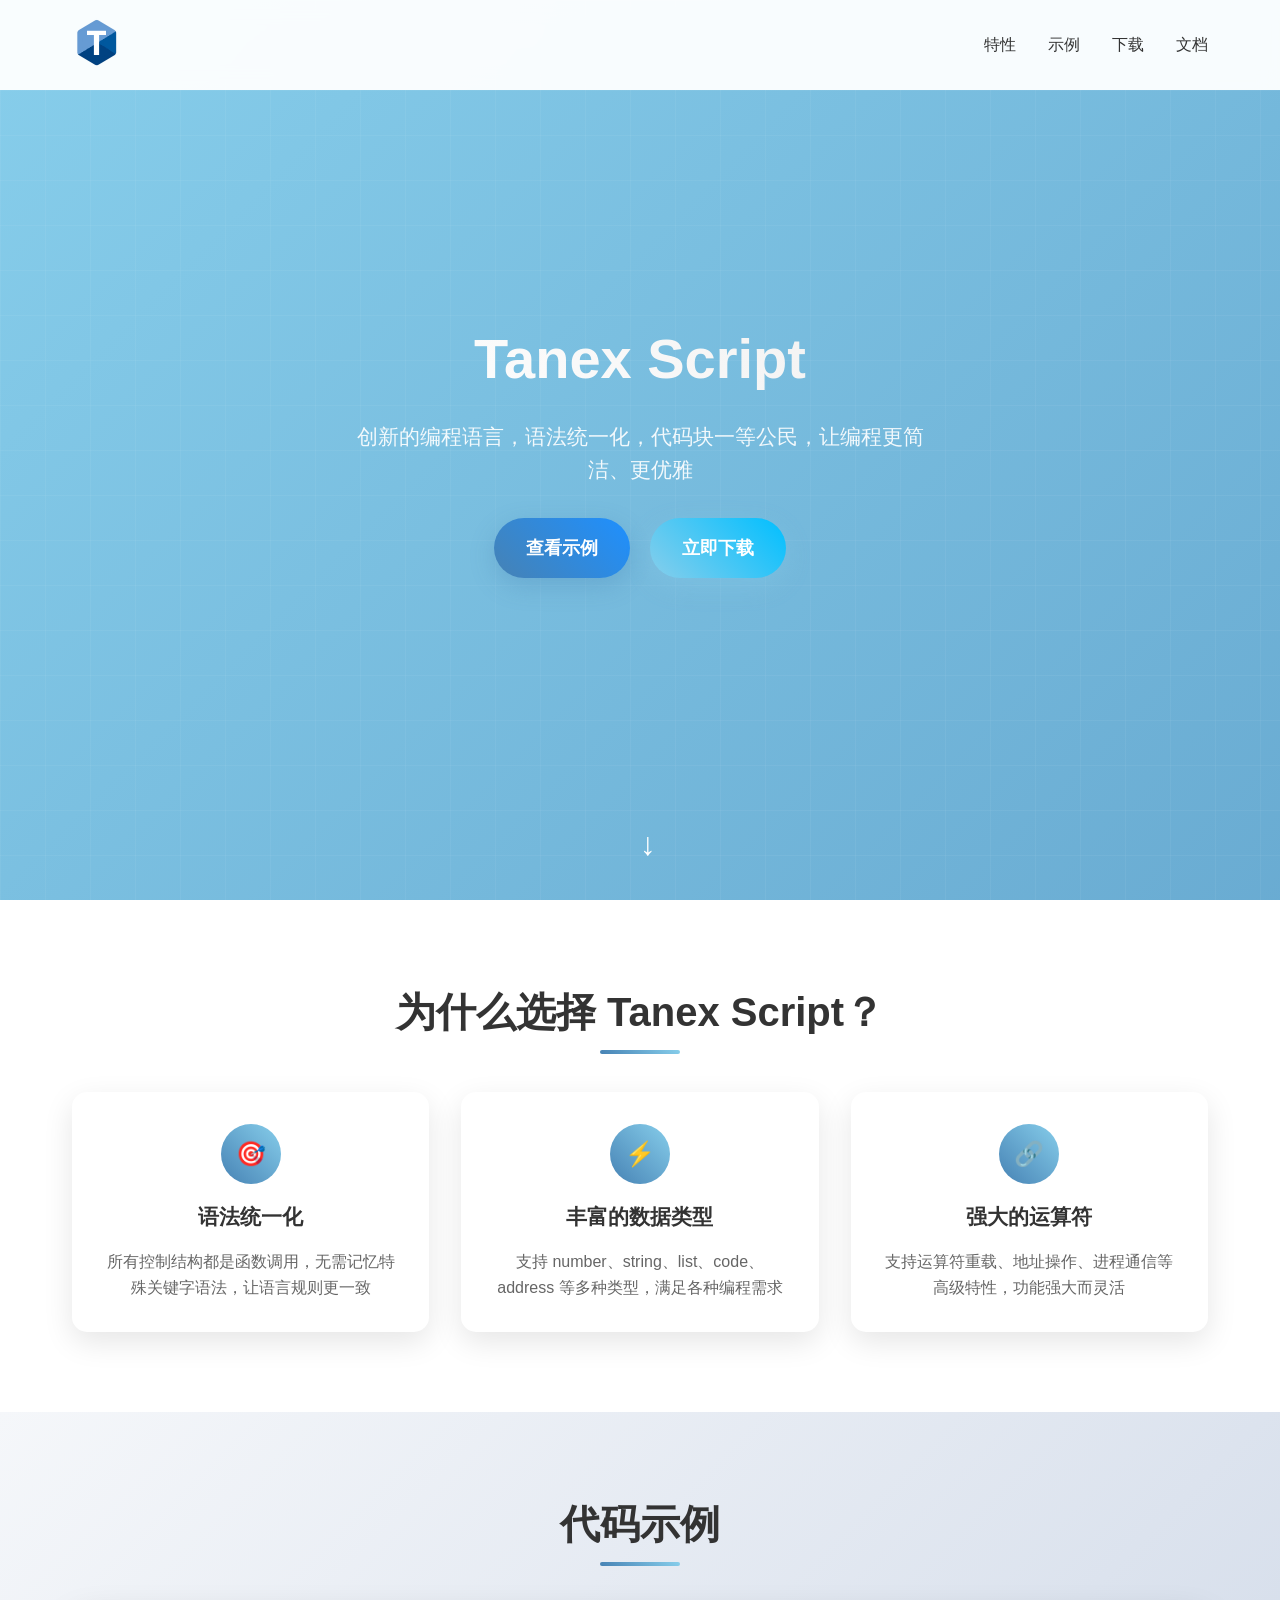
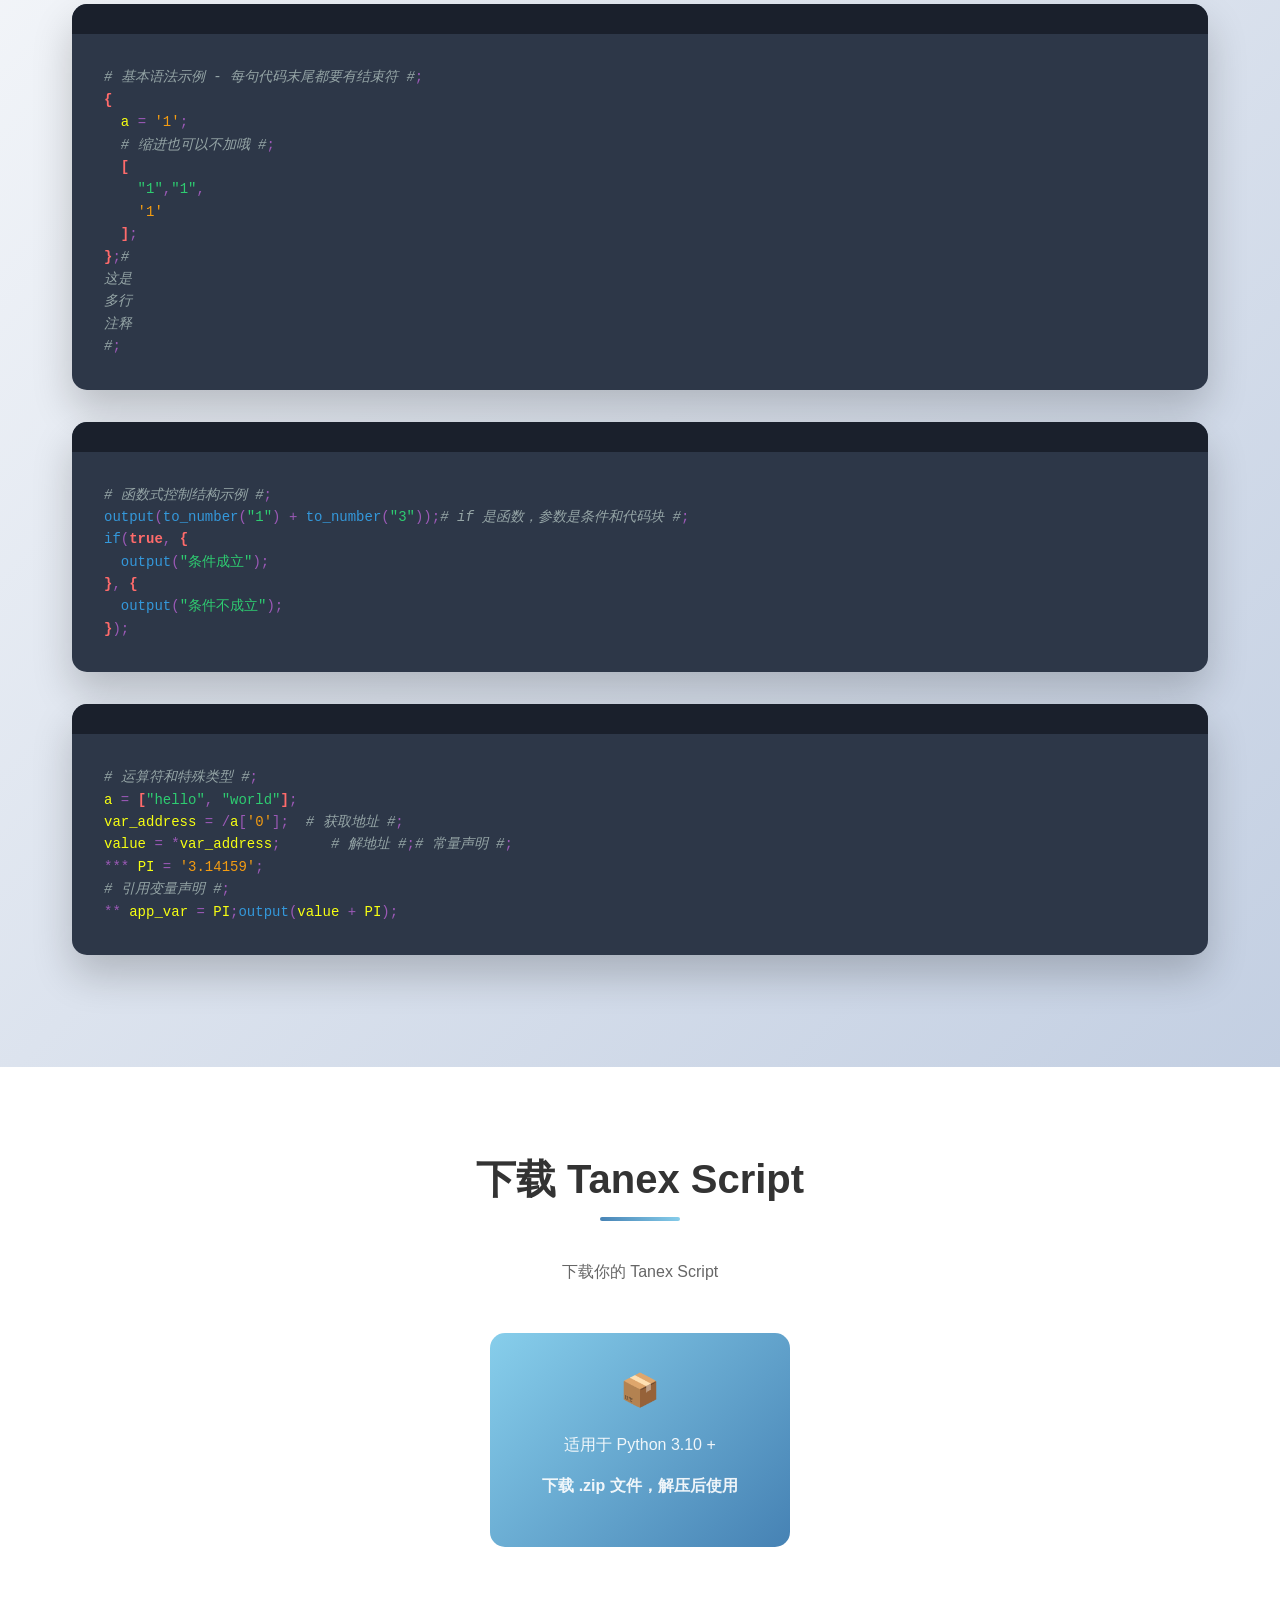
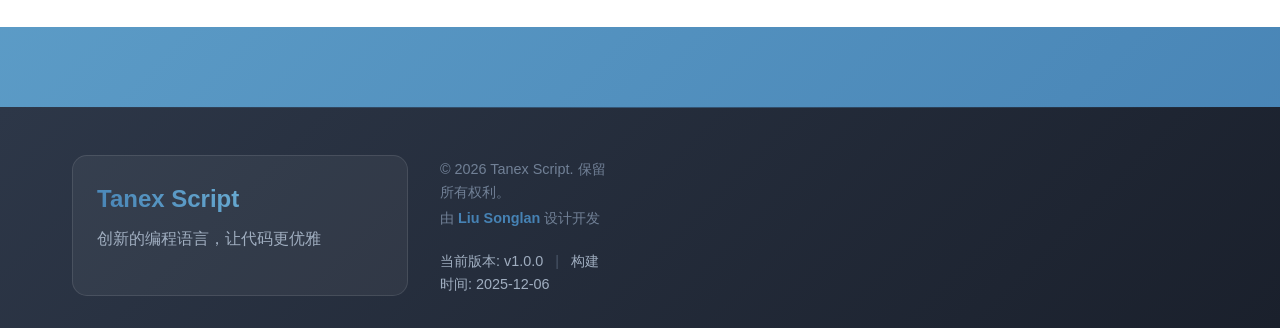
<file: tanex-script.html>
<!DOCTYPE html>
<html lang="zh-CN"><head>
    <meta charset="UTF-8">
    <meta name="viewport" content="width=device-width, initial-scale=1.0">
    <title>Tanex Script - 创新的编程语言</title>
    <link rel="icon" href="tanex-script.ico" type="image/x-icon">
    <style>
        * {
            margin: 0;
            padding: 0;
            box-sizing: border-box;
        }

        body {
            font-family: 'Segoe UI', 'Microsoft YaHei', sans-serif;
            line-height: 1.6;
            color: #333;
            background: linear-gradient(135deg, #87CEEB 0%, #4682B4 100%);
            overflow-x: hidden;
        }

        /* 导航栏 */
        .navbar {
            position: fixed;
            top: 0;
            width: 100%;
            background: rgba(255, 255, 255, 0.95);
            backdrop-filter: blur(10px);
            padding: 1rem 0;
            z-index: 1000;
            transition: all 0.3s ease;
            transform: translateY(-100%);
            animation: slideDown 1s ease 0.5s forwards;
        }

        .nav-container {
            max-width: 1200px;
            margin: 0 auto;
            display: flex;
            justify-content: space-between;
            align-items: center;
            padding: 0 2rem;
        }

        .logo img {
            font-size: 1rem;
            font-weight: bold;
            text-decoration: none;
            transition: all 0.3s ease;
            width: 50px;
            height: 50px;
        }

        .logo img:hover {
            transform: scale(1.05);
        }

        .nav-links {
            display: flex;
            list-style: none;
            gap: 2rem;
        }

        .nav-links a {
            text-decoration: none;
            color: #333;
            font-weight: 500;
            transition: all 0.3s ease;
            position: relative;
        }

        .nav-links a:hover {
            color: #4682B4;
            transform: translateY(-2px);
        }

        .nav-links a::after {
            content: '';
            position: absolute;
            width: 0;
            height: 2px;
            bottom: -5px;
            left: 0;
            background: #4682B4;
            transition: width 0.3s ease;
        }

        .nav-links a:hover::after {
            width: 100%;
        }

        /* 主要内容 */
        .container {
            max-width: 1200px;
            margin: 0 auto;
            padding: 0 2rem;
        }

        /* 英雄区域 */
        .hero {
            height: 100vh;
            display: flex;
            align-items: center;
            justify-content: center;
            text-align: center;
            color: white;
            position: relative;
            overflow: hidden;
        }

        .hero::before {
            content: '';
            position: absolute;
            top: 0;
            left: 0;
            right: 0;
            bottom: 0;
            background: url('data:image/svg+xml,<svg xmlns="http://www.w3.org/2000/svg" viewBox="0 0 1000 1000"><defs><pattern id="grid" width="50" height="50" patternUnits="userSpaceOnUse"><path d="M 50 0 L 0 0 0 50" fill="none" stroke="rgba(255,255,255,0.1)" stroke-width="1"/></pattern></defs><rect width="100%" height="100%" fill="url(%23grid)"/></svg>');
            animation: gridMove 20s linear infinite;
        }

        .hero-content {
            z-index: 2;
            opacity: 0;
            transform: translateY(50px);
            animation: fadeInUp 1s ease 1s forwards;
        }

        .hero h1 {
            font-size: 3.5rem;
            margin-bottom: 1rem;
            background: linear-gradient(45deg, #fff, #f0f0f0);
            -webkit-background-clip: text;
            -webkit-text-fill-color: transparent;
            background-clip: text;
        }

        .hero p {
            font-size: 1.3rem;
            margin-bottom: 2rem;
            opacity: 0.9;
            max-width: 600px;
            margin-left: auto;
            margin-right: auto;
        }

        .cta-button {
            display: inline-block;
            background: linear-gradient(45deg, #4682B4, #1e90ff);
            color: white;
            padding: 1rem 2rem;
            text-decoration: none;
            border-radius: 50px;
            font-weight: bold;
            font-size: 1.1rem;
            transition: all 0.3s ease;
            box-shadow: 0 8px 25px rgba(70, 130, 180, 0.3);
            position: relative;
            overflow: hidden;
        }

        .cta-button::before {
            content: '';
            position: absolute;
            top: 0;
            left: -100%;
            width: 100%;
            height: 100%;
            background: linear-gradient(90deg, transparent, rgba(255, 255, 255, 0.2), transparent);
            transition: left 0.5s ease;
        }

        .cta-button:hover::before {
            left: 100%;
        }

        .cta-button:hover {
            transform: translateY(-3px);
            box-shadow: 0 12px 35px rgba(36, 184, 238, 0.4);
        }

        .download-button {
            background: linear-gradient(45deg, #87CEEB, #00BFFF);
            box-shadow: 0 8px 25px rgba(135, 206, 235, 0.3);
            margin-left: 1rem;
        }

        .download-button:hover {
            box-shadow: 0 12px 35px rgba(135, 206, 235, 0.4);
        }

        /* 特性区域 */
        .features {
            padding: 5rem 0;
            background: white;
            position: relative;
        }

        .section-title {
            text-align: center;
            font-size: 2.5rem;
            margin-bottom: 3rem;
            color: #333;
            position: relative;
            opacity: 0;
            transform: translateY(30px);
            transition: all 0.6s ease;
        }

        .section-title.animate {
            opacity: 1;
            transform: translateY(0);
        }

        .section-title::after {
            content: '';
            position: absolute;
            width: 80px;
            height: 4px;
            background: linear-gradient(45deg, #4682B4, #87CEEB);
            bottom: -10px;
            left: 50%;
            transform: translateX(-50%);
            border-radius: 2px;
        }

        .features-grid {
            display: grid;
            grid-template-columns: repeat(auto-fit, minmax(300px, 1fr));
            gap: 2rem;
            margin-top: 3rem;
        }

        .feature-card {
            background: white;
            padding: 2rem;
            border-radius: 15px;
            box-shadow: 0 10px 30px rgba(0, 0, 0, 0.1);
            text-align: center;
            transition: all 0.3s ease;
            opacity: 0;
            transform: translateY(30px);
            position: relative;
            overflow: hidden;
        }

        .feature-card.animate {
            animation: fadeInUp 0.6s ease forwards;
        }

        .feature-card:nth-child(1).animate {
            animation-delay: 0.1s;
        }

        .feature-card:nth-child(2).animate {
            animation-delay: 0.2s;
        }

        .feature-card:nth-child(3).animate {
            animation-delay: 0.3s;
        }

        .feature-card:nth-child(4).animate {
            animation-delay: 0.4s;
        }

        .feature-card::before {
            content: '';
            position: absolute;
            top: 0;
            left: 0;
            right: 0;
            height: 4px;
            background: linear-gradient(45deg, #4682B4, #87CEEB);
            transform: scaleX(0);
            transition: transform 0.3s ease;
        }

        .feature-card:hover::before {
            transform: scaleX(1);
        }

        .feature-card:hover {
            transform: translateY(-10px);
            box-shadow: 0 20px 40px rgba(0, 0, 0, 0.15);
        }

        .feature-icon {
            width: 60px;
            height: 60px;
            margin: 0 auto 1rem;
            background: linear-gradient(45deg, #4682B4, #87CEEB);
            border-radius: 50%;
            display: flex;
            align-items: center;
            justify-content: center;
            color: white;
            font-size: 1.5rem;
            transition: all 0.3s ease;
        }

        .feature-card:hover .feature-icon {
            transform: scale(1.1) rotate(5deg);
        }

        .feature-card h3 {
            font-size: 1.3rem;
            margin-bottom: 1rem;
            color: #333;
        }

        .feature-card p {
            color: #666;
            line-height: 1.6;
        }

        /* 代码示例区域 */
        .code-examples {
            padding: 5rem 0;
            background: linear-gradient(135deg, #f5f7fa 0%, #c3cfe2 100%);
        }

        .code-container {
            background: #2d3748;
            border-radius: 15px;
            padding: 2rem;
            margin: 2rem 0;
            box-shadow: 0 20px 40px rgba(0, 0, 0, 0.2);
            position: relative;
            overflow: hidden;
        }

        .code-container::before {
            content: '';
            position: absolute;
            top: 0;
            left: 0;
            right: 0;
            height: 30px;
            background: #1a202c;
            border-radius: 15px 15px 0 0;
        }

        .code-dot {
            width: 12px;
            height: 12px;
            border-radius: 50%;
        }

        .code-content {
            margin-top: 30px;
            font-family: 'Fira Code', 'Courier New', monospace;
            font-size: 14px;
            line-height: 1.6;
            color: #e2e8f0;
        }

        .code-content pre {
            margin: 0;
            overflow-x: auto;
            white-space: pre-wrap;
        }

        .keyword {
            color: #ff6b6b;
            font-weight: bold;
        }

        .string {
            color: #2ecc71;
        }

        .number {
            color: #f39c12;
        }

        .comment {
            color: #95a5a6;
            font-style: italic;
        }

        .operator {
            color: #9b59b6;
        }

        .variable {
            color: #f7ff12
        }

        .function {
            color: #3498db;
        }

        /* 下载区域 */
        .download-section {
            padding: 5rem 0;
            background: white;
            text-align: center;
        }

        .download-grid {
            display: grid;
            grid-template-columns: repeat(auto-fit, minmax(250px, 1fr));
            gap: 2rem;
            margin-top: 3rem;
        }

        .download-card {
            background: linear-gradient(135deg, #87CEEB 0%, #4682B4 100%);
            color: white;
            max-width: 300px;
            padding: 2rem;
            margin: auto;
            width: 50%;
            border-radius: 15px;
            text-decoration: none;
            transition: all 0.3s ease;
            position: relative;
            overflow: hidden;
        }

        .download-card::before {
            content: '';
            position: absolute;
            top: 0;
            left: 0;
            right: 0;
            bottom: 0;
            background: rgba(255, 255, 255, 0.1);
            transform: translateY(100%);
            transition: transform 0.3s ease;
        }

        .download-card:hover::before {
            transform: translateY(0);
        }

        .download-card:hover {
            transform: translateY(-5px) scale(1.02);
            box-shadow: 0 15px 30px rgba(135, 206, 235, 0.3);
        }

        .download-card h3 {
            margin-bottom: 1rem;
            font-size: 1.3rem;
        }

        .download-card p {
            margin-bottom: 1rem;
            opacity: 0.9;
        }

        .download-icon {
            font-size: 2rem;
            margin-bottom: 1rem;
        }

        /* 响应式设计 */
        @media (max-width: 768px) {
            .hero h1 {
                font-size: 2.5rem;
            }

            .nav-links {
                display: none;
            }

            .features-grid {
                grid-template-columns: 1fr;
            }

            .cta-button {
                display: block;
                margin: 1rem 0;
            }

            .download-button {
                margin-left: 0;
            }
        }

        /* 动画关键帧 */
        @keyframes slideDown {
            to {
                transform: translateY(0);
            }
        }

        @keyframes fadeInUp {
            to {
                opacity: 1;
                transform: translateY(0);
            }
        }

        @keyframes gridMove {
            0% {
                transform: translate(0, 0);
            }

            100% {
                transform: translate(50px, 50px);
            }
        }

        @keyframes pulse {

            0%,
            100% {
                transform: scale(1);
            }

            50% {
                transform: scale(1.05);
            }
        }

        .pulse {
            animation: pulse 2s infinite;
        }

        /* 滚动指示器 */
        .scroll-indicator {
            position: absolute;
            bottom: 30px;
            left: 50%;
            transform: translateX(-50%);
            color: white;
            font-size: 2rem;
            opacity: 0;
            animation: fadeInUp 1s ease 2s forwards, bounce 2s infinite 3s;
        }

        @keyframes bounce {
            0%,
            20%,
            50%,
            80%,
            100% {
                transform: translateX(-50%) translateY(0);
            }

            40% {
                transform: translateX(-50%) translateY(-10px);
            }

            60% {
                transform: translateX(-50%) translateY(-5px);
            }
        }
    </style>
</head><body>
    <!-- 导航栏 -->
    <nav class="navbar">
        <div class="nav-container">
            <a href="./tanex-script.html" class="logo">
                <img src="tanex-script-logo.png"></img>
            </a>
            <ul class="nav-links">
                <li><a href="#features">特性</a></li>
                <li><a href="#examples">示例</a></li>
                <li><a href="#download">下载</a></li>
                <li><a href="#docs">文档</a></li>
            </ul>
        </div>
    </nav>    <!-- 英雄区域 -->
    <section class="hero">
        <div class="hero-content">
            <h1>Tanex Script</h1>
            <p>创新的编程语言，语法统一化，代码块一等公民，让编程更简洁、更优雅</p>
            <a href="#examples" class="cta-button">查看示例</a>
            <a href="#download" class="cta-button download-button">立即下载</a>
        </div>
        <div class="scroll-indicator">↓</div>
    </section>    <!-- 特性区域 -->
    <section id="features" class="features">
        <div class="container">
            <h2 class="section-title">为什么选择 Tanex Script？</h2>
            <div class="features-grid">
                <div class="feature-card">
                    <div class="feature-icon">🎯</div>
                    <h3>语法统一化</h3>
                    <p>所有控制结构都是函数调用，无需记忆特殊关键字语法，让语言规则更一致</p>
                </div>
                <div class="feature-card">
                    <div class="feature-icon">⚡</div>
                    <h3>丰富的数据类型</h3>
                    <p>支持 number、string、list、code、address 等多种类型，满足各种编程需求</p>
                </div>
                <div class="feature-card">
                    <div class="feature-icon">🔗</div>
                    <h3>强大的运算符</h3>
                    <p>支持运算符重载、地址操作、进程通信等高级特性，功能强大而灵活</p>
                </div>
            </div>
        </div>
    </section>    <!-- 代码示例区域 -->
    <section id="examples" class="code-examples">
        <div class="container">
            <h2 class="section-title">代码示例</h2>            <div class="code-container">
                <div class="code-content">
                    <pre><span class="comment"># 基本语法示例 - 每句代码末尾都要有结束符 #</span><span class="operator">;</span>
<span class="keyword">{
  </span><span class="variable">a</span> <span class="operator">=</span> <span class="number">'1'</span><span class="operator">;</span>
  <span class="comment"># 缩进也可以不加哦 #</span><span class="operator">;</span>
  <span class="keyword">[</span>
    <span class="string">"1"</span><span class="operator">,</span><span class="string">"1"</span><span class="operator">,</span>
    <span class="number">'1'</span>
  <span class="keyword">]</span><span class="operator">;</span>
<span class="keyword">}</span><span class="operator">;</span><span class="comment">#
这是
多行
注释
#</span><span class="operator">;</span></pre>
                </div>
            </div>            <div class="code-container">
                <div class="code-content">
                    <pre><span class="comment"># 函数式控制结构示例 #</span><span class="operator">;</span>
<span class="function">output</span><span class="operator">(</span><span class="function">to_number</span><span class="operator">(</span><span class="string">"1"</span><span class="operator">)</span> <span class="operator">+</span> <span class="function">to_number</span><span class="operator">(</span><span class="string">"3"</span><span class="operator">)</span><span class="operator">)</span><span class="operator">;</span><span class="comment"># if 是函数，参数是条件和代码块 #</span><span class="operator">;</span>
<span class="function">if</span><span class="operator">(</span><span class="keyword">true</span><span class="operator">,</span> <span class="keyword">{</span>
  <span class="function">output</span><span class="operator">(</span><span class="string">"条件成立"</span><span class="operator">)</span><span class="operator">;</span>
<span class="keyword">}</span><span class="operator">,</span> <span class="keyword">{</span>
  <span class="function">output</span><span class="operator">(</span><span class="string">"条件不成立"</span><span class="operator">)</span><span class="operator">;</span>
<span class="keyword">}</span><span class="operator">)</span><span class="operator">;</span></pre>
                </div>
            </div>            <div class="code-container">
                <div class="code-content">
                    <pre><span class="comment"># 运算符和特殊类型 #</span><span class="operator">;</span>
<span class="variable">a</span> <span class="operator">=</span> <span class="keyword">[</span><span class="string">"hello"</span><span class="operator">,</span> <span class="string">"world"</span><span class="keyword">]</span><span class="operator">;</span>
<span class="variable">var_address</span> <span class="operator">=</span> <span class="operator">/</span><span class="variable">a</span><span class="operator">[</span><span class="number">'0'</span><span class="operator">]</span><span class="operator">;</span>  <span class="comment"># 获取地址 #</span><span class="operator">;</span>
<span class="variable">value</span> <span class="operator">=</span> <span class="operator">*</span><span class="variable">var_address</span><span class="operator">;</span>      <span class="comment"># 解地址 #</span><span class="operator">;</span><span class="comment"># 常量声明 #</span><span class="operator">;</span>
<span class="operator">***</span> <span class="variable">PI</span> <span class="operator">=</span> <span class="number">'3.14159'</span><span class="operator">;</span>
<span class="comment"># 引用变量声明 #</span><span class="operator">;</span>
<span class="operator">**</span> <span class="variable">app_var</span> <span class="operator">=</span> <span class="variable">PI</span><span class="operator">;</span><span class="function">output</span><span class="operator">(</span><span class="variable">value</span> <span class="operator">+</span> <span class="variable">PI</span><span class="operator">)</span><span class="operator">;</span></pre>
                </div>
            </div>
        </div>
    </section>    <!-- 下载区域 -->
    <section id="download" class="download-section">
        <div class="container">
            <h2 class="section-title">下载 Tanex Script</h2>
            <p style="text-align: center; color: #666; margin-bottom: 3rem;">下载你的 Tanex Script</p>            <div class="download-grid">
                <a href="Tanex_Script.zip" class="download-card" download>
                    <div class="download-icon">📦</div>
                    <p>适用于 Python 3.10 +</p>
                    <p><strong>下载 .zip 文件，解压后使用</strong></p>
                </a>
            </div>
        </div>
    </section>    <script>
        // 滚动动画
        function animateOnScroll() {
            const elements = document.querySelectorAll('.section-title, .feature-card');            elements.forEach(element => {
                const elementTop = element.getBoundingClientRect().top;
                const elementVisible = 150;                if (elementTop < window.innerHeight - elementVisible) {
                    element.classList.add('animate');
                }
            });
        }        // 平滑滚动
        document.querySelectorAll('a[href^="#"]').forEach(anchor => {
            anchor.addEventListener('click', function (e) {
                e.preventDefault();
                const target = document.querySelector(this.getAttribute('href'));
                if (target) {
                    target.scrollIntoView({
                        behavior: 'smooth',
                        block: 'start'
                    });
                }
            });
        });        // 导航栏滚动效果
        window.addEventListener('scroll', function () {
            const navbar = document.querySelector('.navbar');
            if (window.scrollY > 100) {
                navbar.style.background = 'rgba(255, 255, 255, 0.98)';
                navbar.style.boxShadow = '0 2px 20px rgba(0, 0, 0, 0.1)';
            } else {
                navbar.style.background = 'rgba(255, 255, 255, 0.95)';
                navbar.style.boxShadow = 'none';
            }
        });        // 页面加载完成后初始化
        window.addEventListener('load', function () {
            animateOnScroll();
        });        // 滚动事件监听
        window.addEventListener('scroll', animateOnScroll);        // 代码卡片悬停效果
        document.querySelectorAll('.code-container').forEach((container, index) => {
            container.addEventListener('mouseenter', function () {
                this.style.transform = 'scale(1.02)';
                this.style.transition = 'transform 0.3s ease';
            });            container.addEventListener('mouseleave', function () {
                this.style.transform = 'scale(1)';
            });
        });        // 特性卡片动画延迟
        document.addEventListener('DOMContentLoaded', function () {
            const cards = document.querySelectorAll('.feature-card');
            cards.forEach((card, index) => {
                card.style.animationDelay = `${index * 0.1}s`;
            });
        });        // 添加打字机效果到标题
        function typeWriter(element, text, speed = 100) {
            let i = 0;
            element.innerHTML = '';            function type() {
                if (i < text.length) {
                    element.innerHTML += text.charAt(i);
                    i++;
                    setTimeout(type, speed);
                }
            }
            type();
        }        // 英雄区域文字动画
        window.addEventListener('load', function () {
            setTimeout(() => {
                const heroTitle = document.querySelector('.hero h1');
                const originalText = heroTitle.textContent;
                typeWriter(heroTitle, originalText, 150);
            }, 1500);
        });
    </script>    <!-- 页脚 -->
    <footer class="footer">
        <div class="footer-container">
            <div class="footer-content">
                <!-- 主要信息区域 -->
                <div class="footer-section main-section">
                    <div class="footer-logo">
                        <h3>Tanex Script</h3>
                        <p>创新的编程语言，让代码更优雅</p>
                    </div>
                </div>                <!-- 版权信息 -->
                <div class="footer-bottom">
                    <div class="footer-bottom-content">
                        <div class="copyright">
                            <p>&copy; <script>document.write(new Date().getFullYear())</script> Tanex Script. 保留所有权利。</p>
                            <p>由 <strong>Liu Songlan</strong> 设计开发</p>
                        </div>
                        <div class="footer-meta">
                            <div class="version-info">
                                <span class="version">当前版本: v1.0.0</span>
                                <span class="separator">|</span>
                                <span class="build">构建时间: 2025-12-06</span>
                            </div>
                        </div>
                    </div>
                </div>
            </div>
    </footer>    <style>
        /* 页脚样式 */
        .footer {
            background: linear-gradient(135deg, #2d3748 0%, #1a202c 100%);
            color: #e2e8f0;
            padding: 3rem 0 0;
            margin-top: 5rem;
            position: relative;
            overflow: hidden;
        }

        .footer::before {
            content: '';
            position: absolute;
            top: 0;
            left: 0;
            right: 0;
            height: 1px;
            background: linear-gradient(90deg, transparent, #4682B4, transparent);
            opacity: 0.5;
        }

        .footer-container {
            max-width: 1200px;
            margin: 0 auto;
            padding: 0 2rem;
        }

        .footer-content {
            display: grid;
            grid-template-columns: 2fr repeat(4, 1fr);
            gap: 2rem;
            margin-bottom: 2rem;
        }

        /* 主要信息区域 */
        .main-section {
            background: rgba(255, 255, 255, 0.05);
            padding: 1.5rem;
            border-radius: 15px;
            border: 1px solid rgba(255, 255, 255, 0.1);
        }

        .footer-logo h3 {
            color: #4682B4;
            font-size: 1.5rem;
            margin-bottom: 0.5rem;
            background: linear-gradient(45deg, #4682B4, #87CEEB);
            -webkit-background-clip: text;
            -webkit-text-fill-color: transparent;
            background-clip: text;
        }

        .footer-logo p {
            color: #a0aec0;
            margin-bottom: 1rem;
            line-height: 1.6;
        }

        .social-link {
            display: flex;
            align-items: center;
            justify-content: center;
            width: 40px;
            height: 40px;
            background: rgba(255, 255, 255, 0.1);
            border-radius: 50%;
            color: #a0aec0;
            text-decoration: none;
            transition: all 0.3s ease;
            backdrop-filter: blur(10px);
        }

        .social-link:hover {
            background: linear-gradient(45deg, #4682B4, #87CEEB);
            color: white;
            transform: translateY(-3px);
            box-shadow: 0 8px 20px rgba(70, 130, 180, 0.3);
        }

        /* 联系信息 */
        .contact-info p {
            display: flex;
            align-items: center;
            margin-bottom: 0.8rem;
            color: #a0aec0;
            font-size: 0.9rem;
        }

        .contact-info svg {
            margin-right: 0.8rem;
            color: #4682B4;
            flex-shrink: 0;
        }


        .footer-bottom-content {
            display: flex;
            justify-content: space-between;
            align-items: center;
            flex-wrap: wrap;
            gap: 1rem;
        }

        .copyright p {
            margin: 0.2rem 0;
            color: #718096;
            font-size: 0.9rem;
        }

        .copyright strong {
            color: #4682B4;
        }

        .footer-meta {
            display: flex;
            align-items: center;
            gap: 2rem;
            flex-wrap: wrap;
        }

        .version-info {
            color: #a0aec0;
            font-size: 0.9rem;
        }

        .separator {
            margin: 0 0.5rem;
            color: #4a5568;
        }

        /* 响应式设计 */
        @media (max-width: 1024px) {
            .footer-content {
                grid-template-columns: 1fr repeat(3, 1fr);
                gap: 1.5rem;
            }
        }

        @media (max-width: 768px) {
            .footer-content {
                grid-template-columns: 1fr;
                gap: 2rem;
            }

            .main-section {
                text-align: center;
            }

            .footer-bottom-content {
                flex-direction: column;
                text-align: center;
            }

            .footer-meta {
                flex-direction: column;
                gap: 1rem;
            }
        }

        @media (max-width: 480px) {
            .footer {
                padding: 2rem 0 0;
            }

            .footer-container {
                padding: 0 1rem;
            }
        }

        /* 页脚动画 */
        .footer {
            opacity: 0;
            transform: translateY(50px);
            animation: fadeInUpFooter 0.8s ease 0.5s forwards;
        }

        @keyframes fadeInUpFooter {
            to {
                opacity: 1;
                transform: translateY(0);
            }
        }

        .social-link {
            animation: bounceIn 0.6s ease forwards;
            animation-delay: calc(0.6s + var(--index) * 0.1s);
        }

        @keyframes bounceIn {
            0% {
                opacity: 0;
                transform: scale(0.3);
            }

            50% {
                opacity: 1;
                transform: scale(1.1);
            }

            100% {
                opacity: 1;
                transform: scale(1);
            }
        }

        .social-link:nth-child(1) {
            --index: 1;
        }

        .social-link:nth-child(2) {
            --index: 2;
        }

        .social-link:nth-child(3) {
            --index: 3;
        }

        .social-link:nth-child(4) {
            --index: 4;
        }
    </style>
</body>
</html>
</file>
